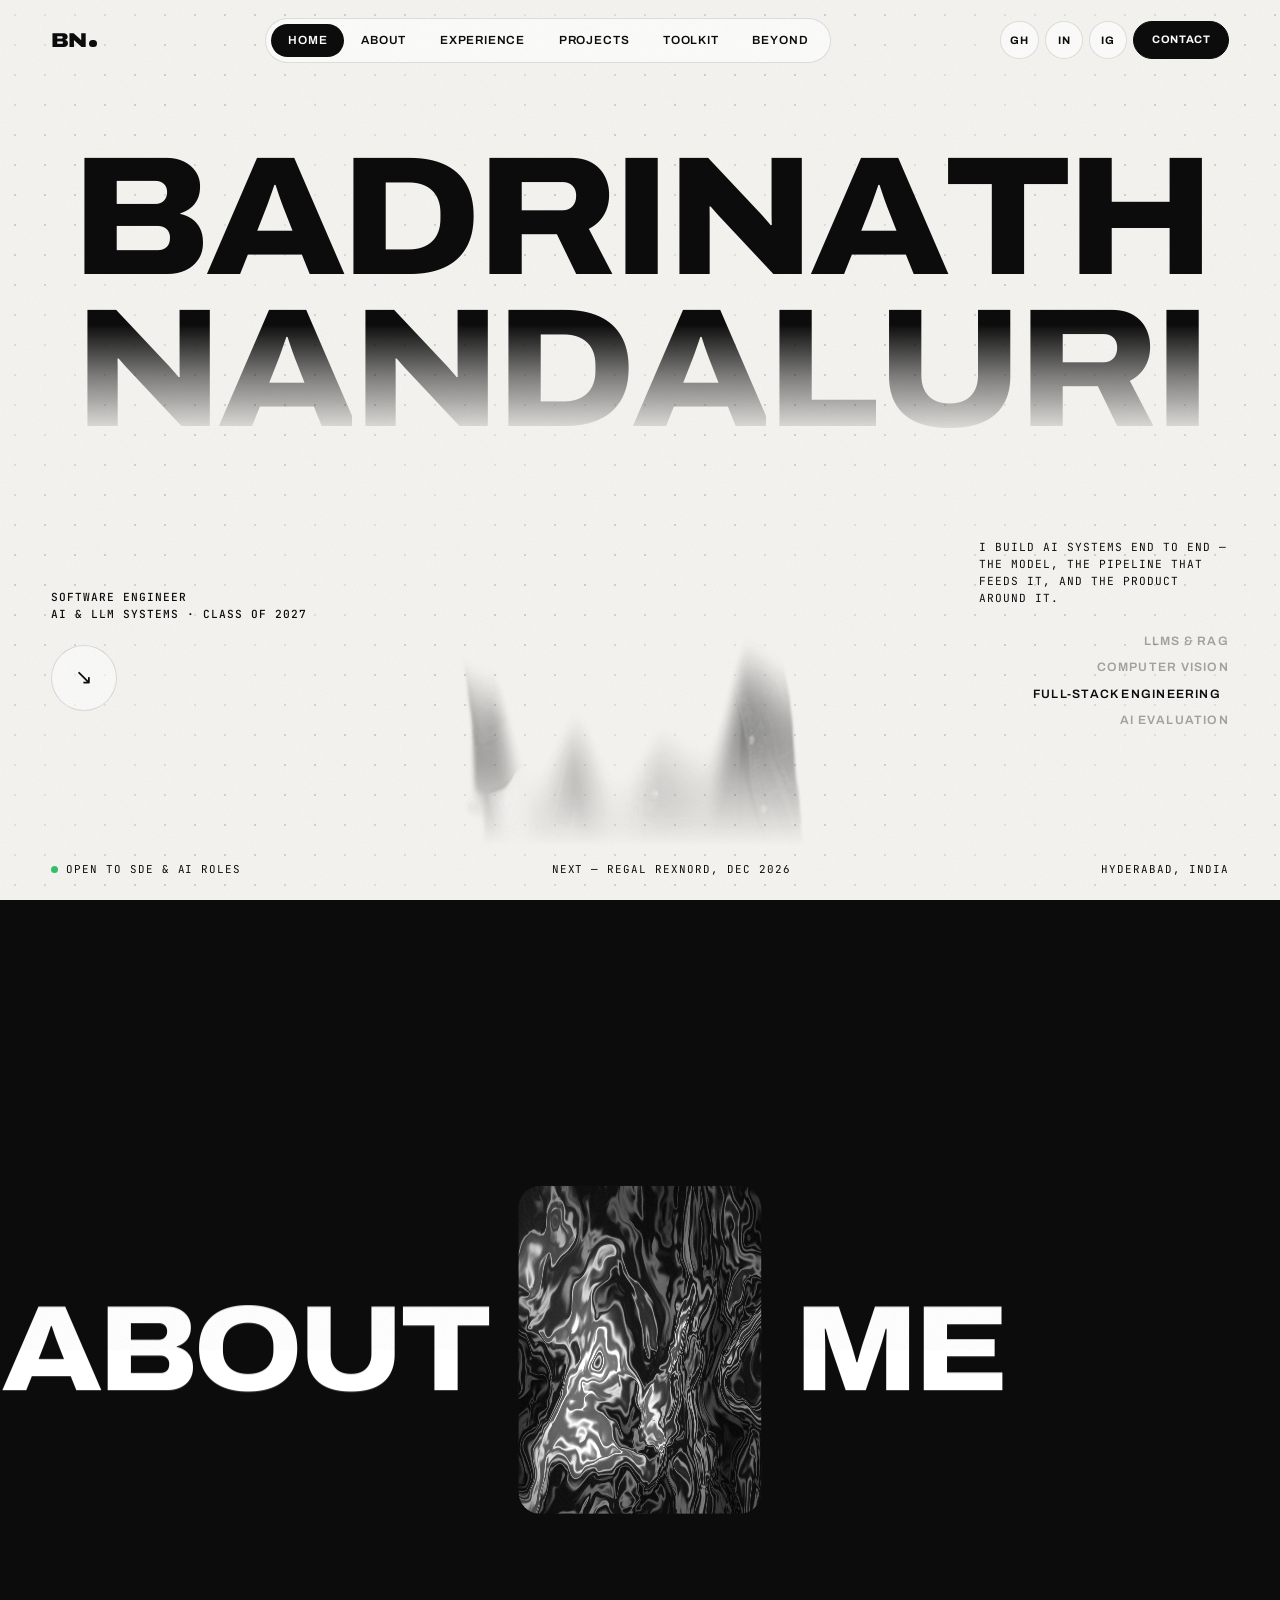
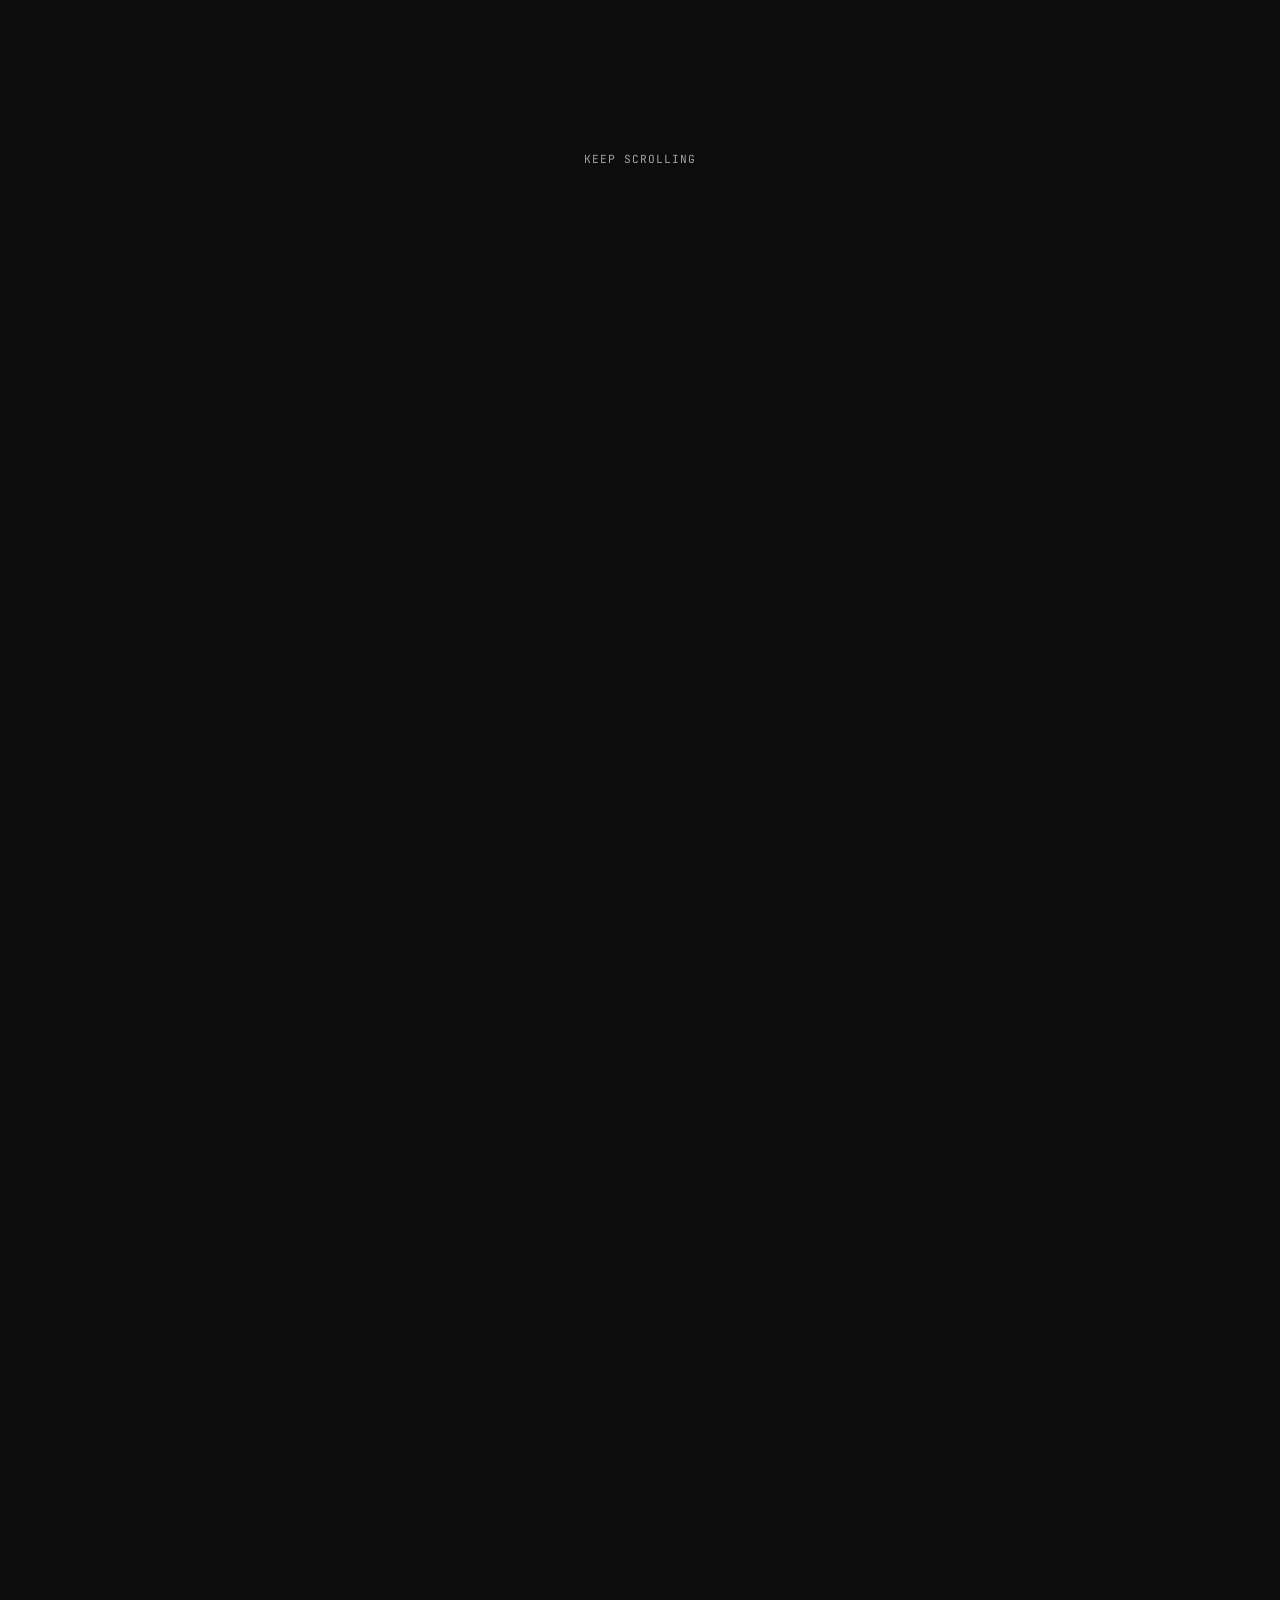
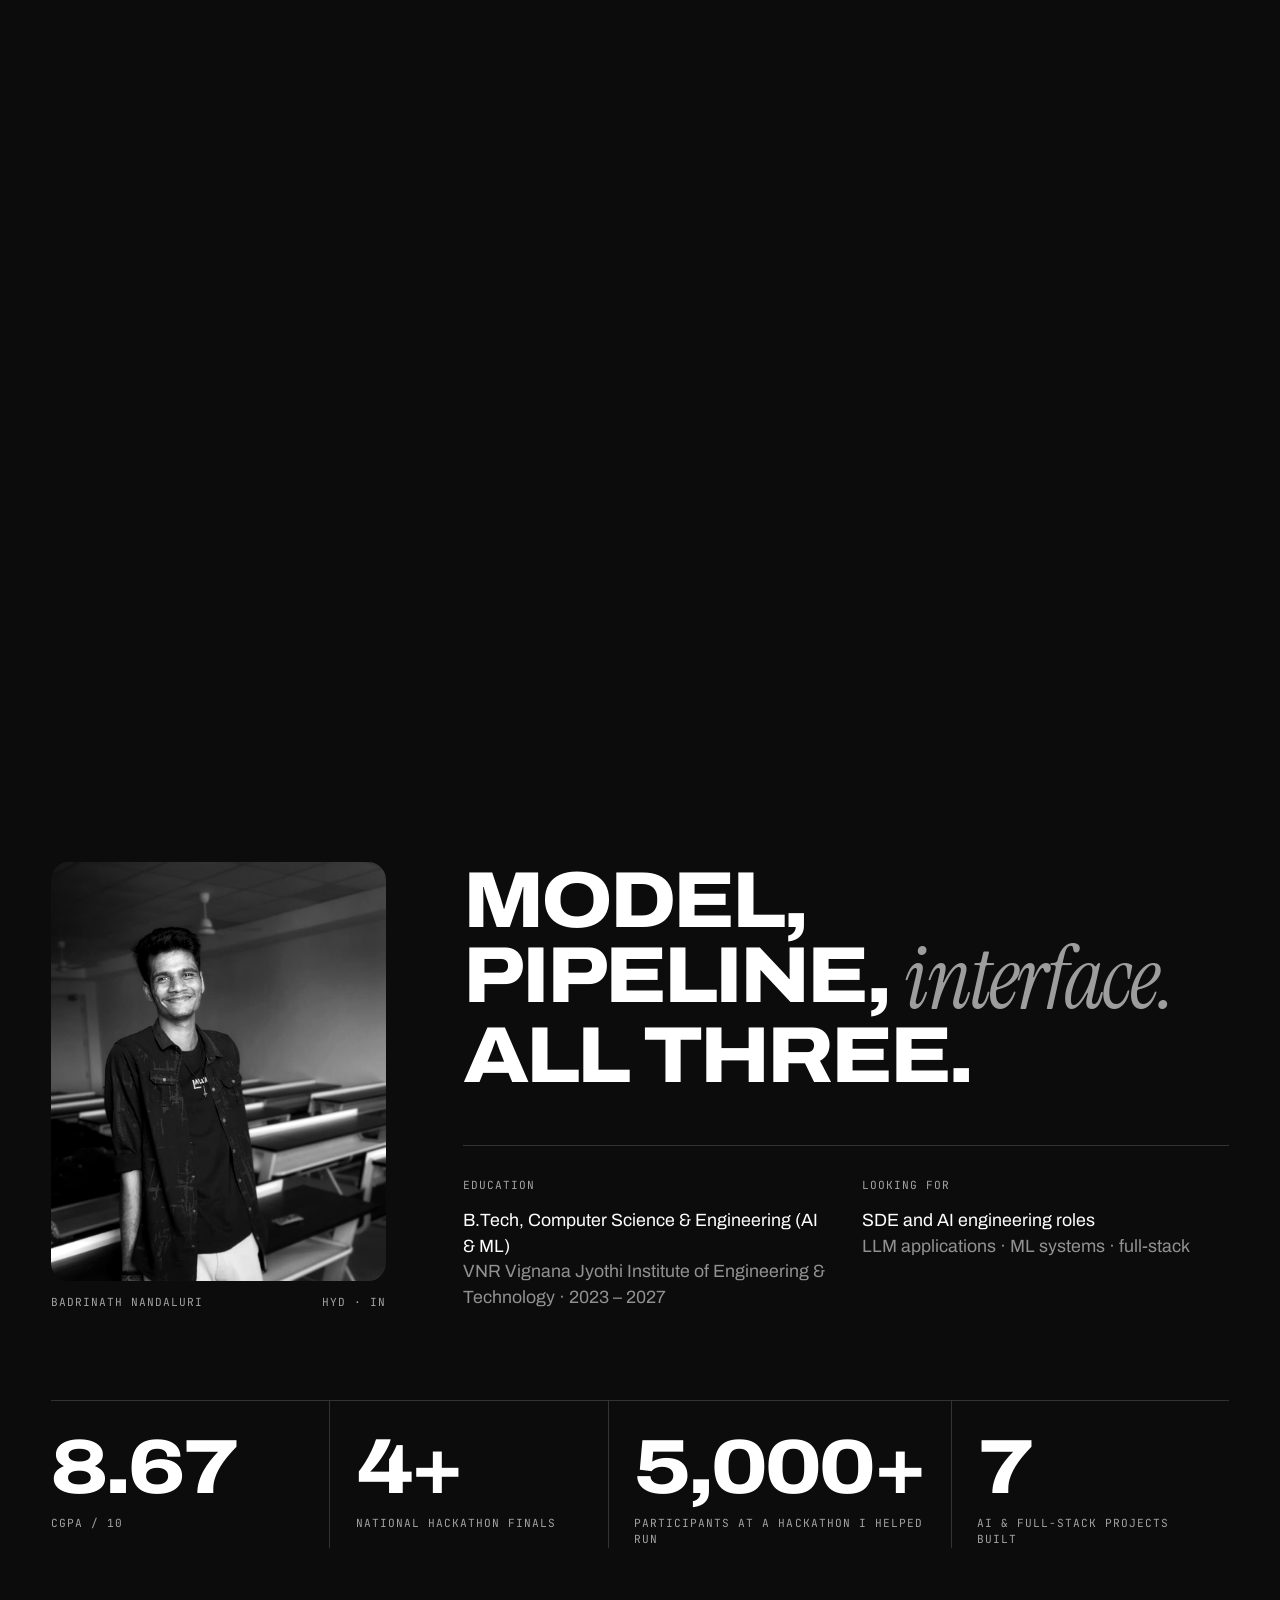
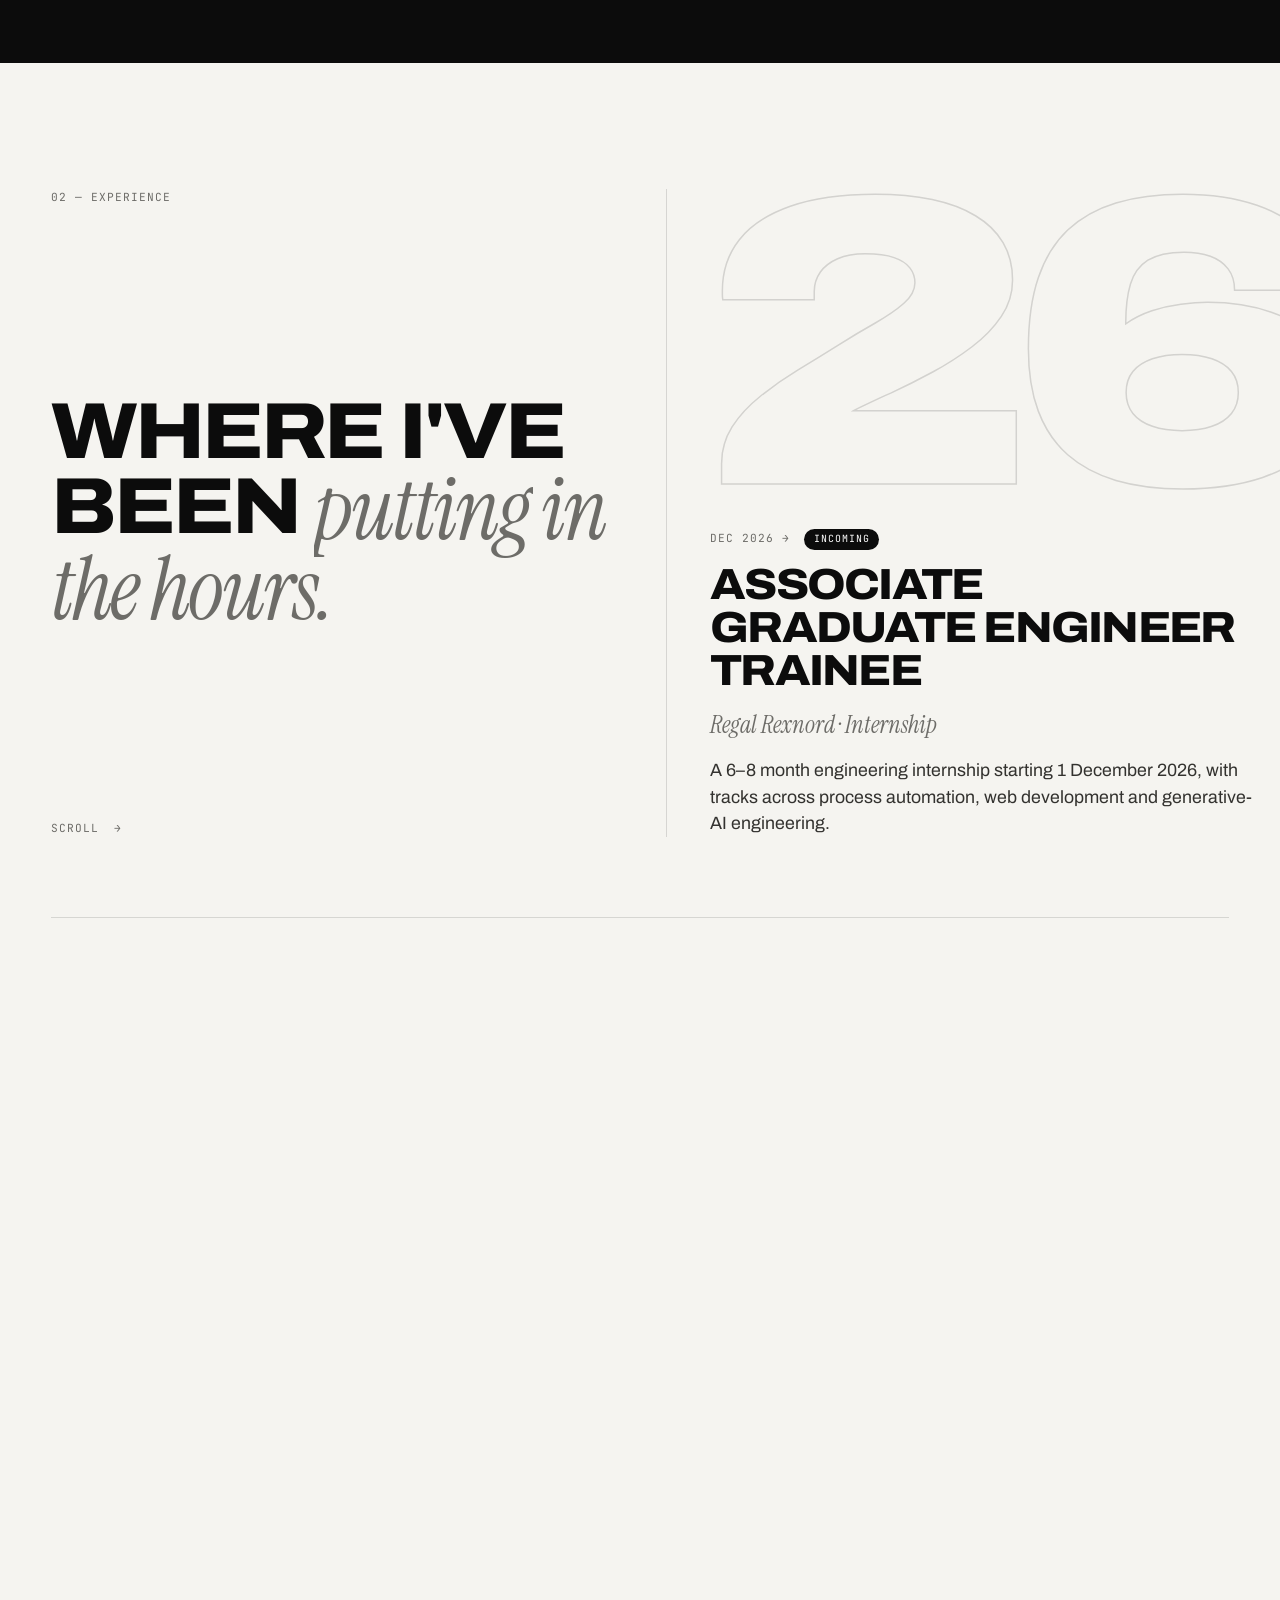
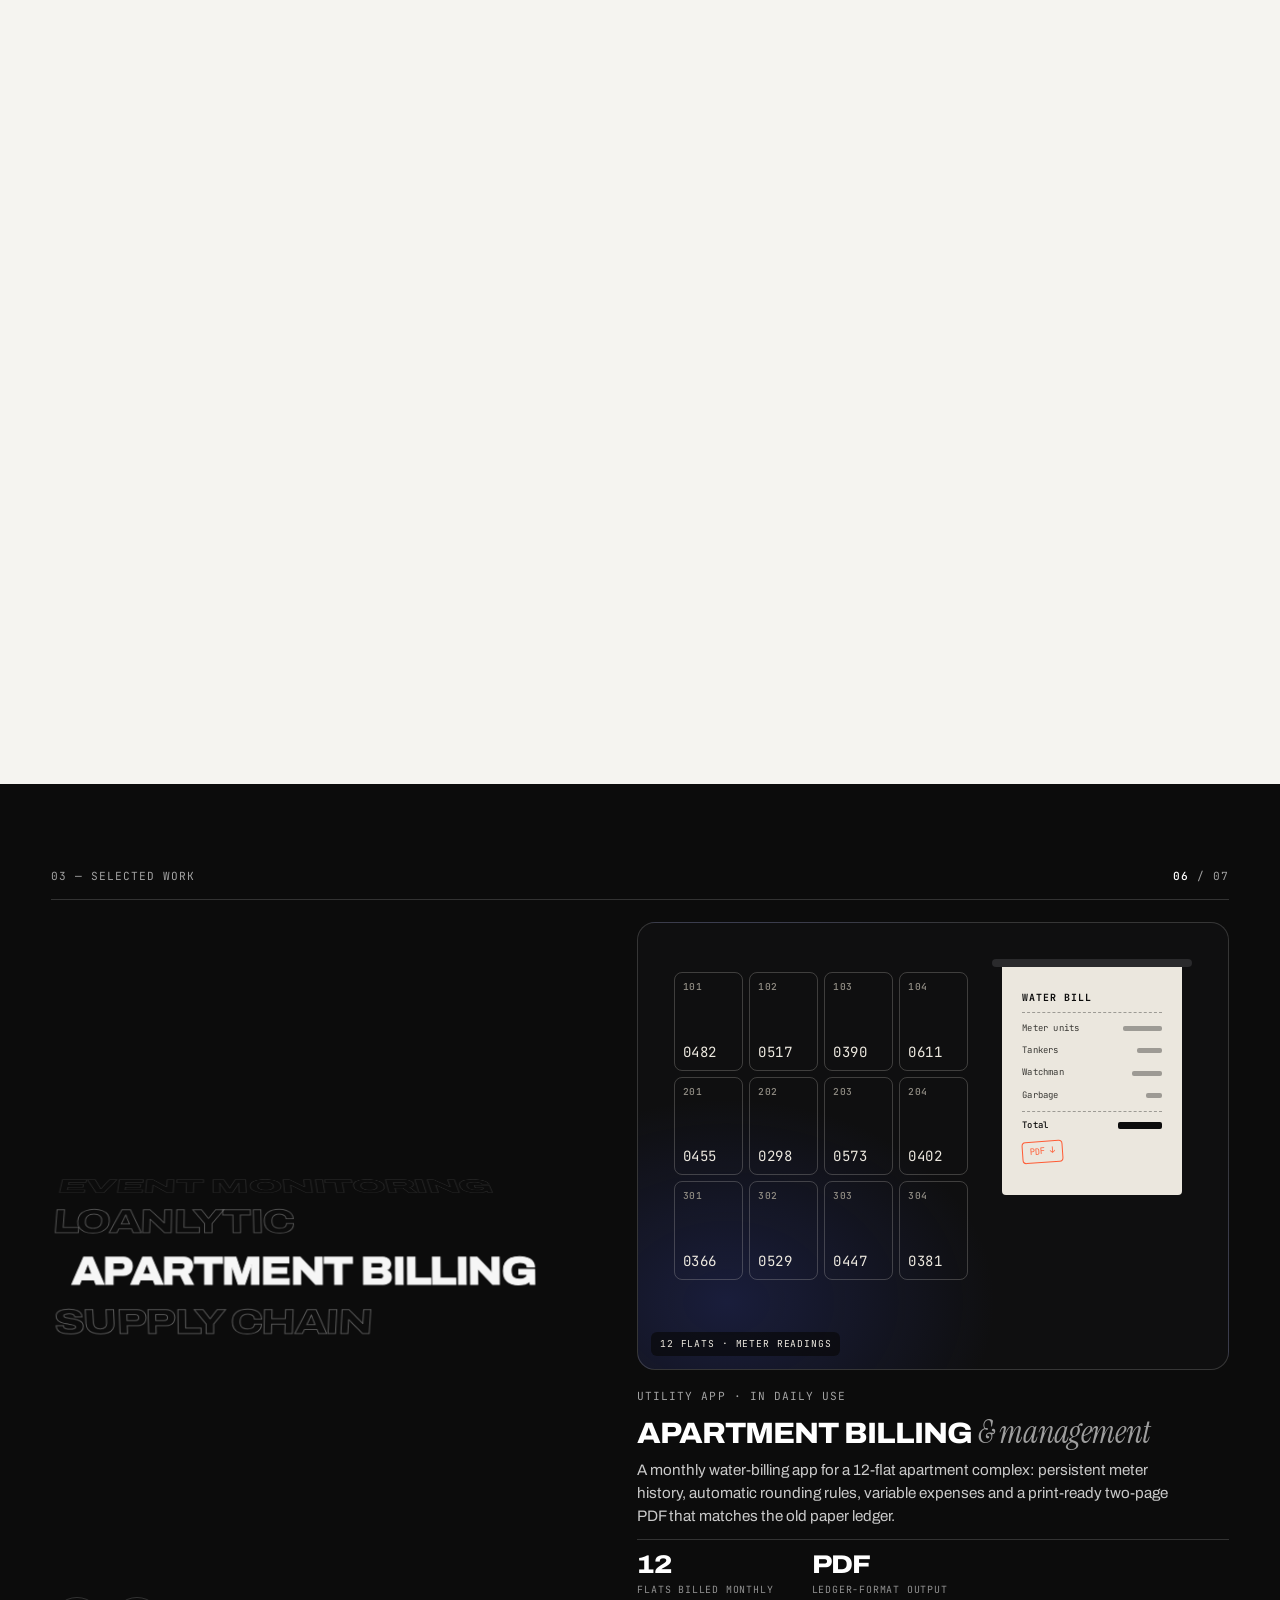
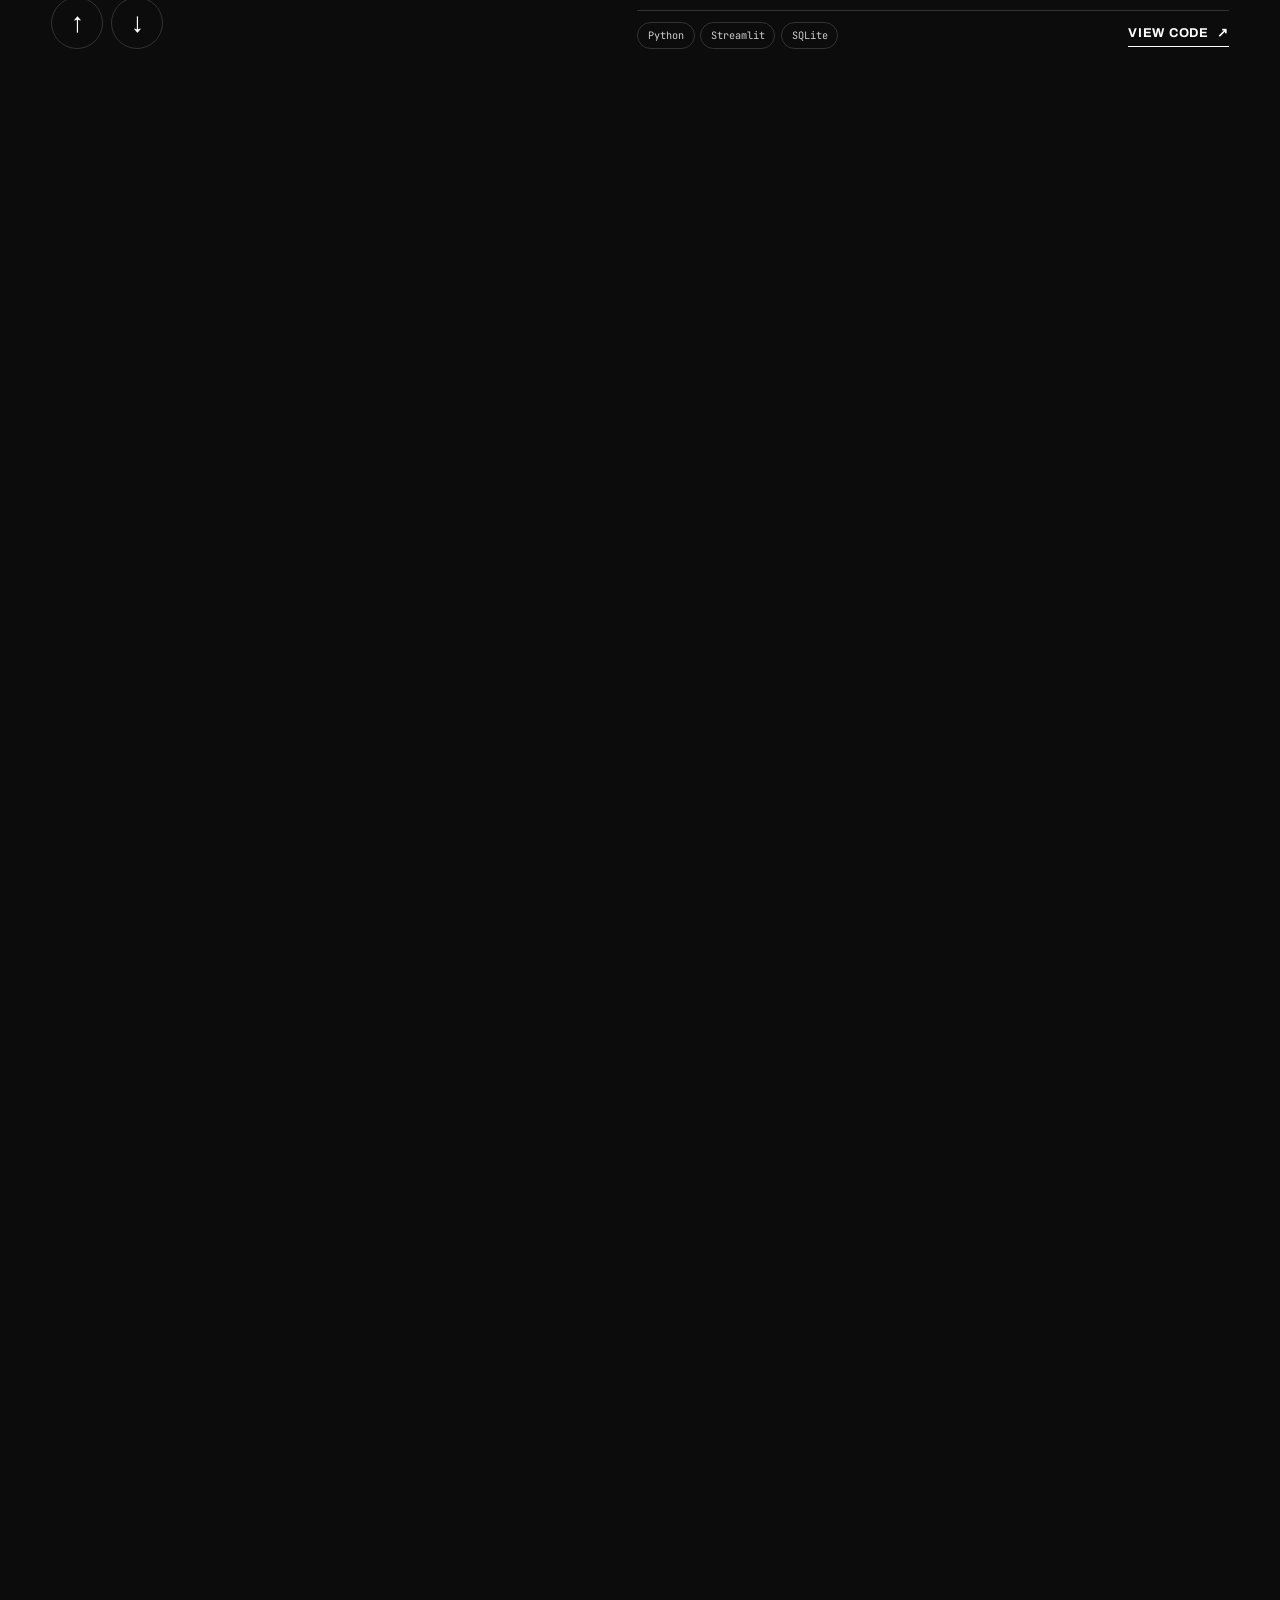
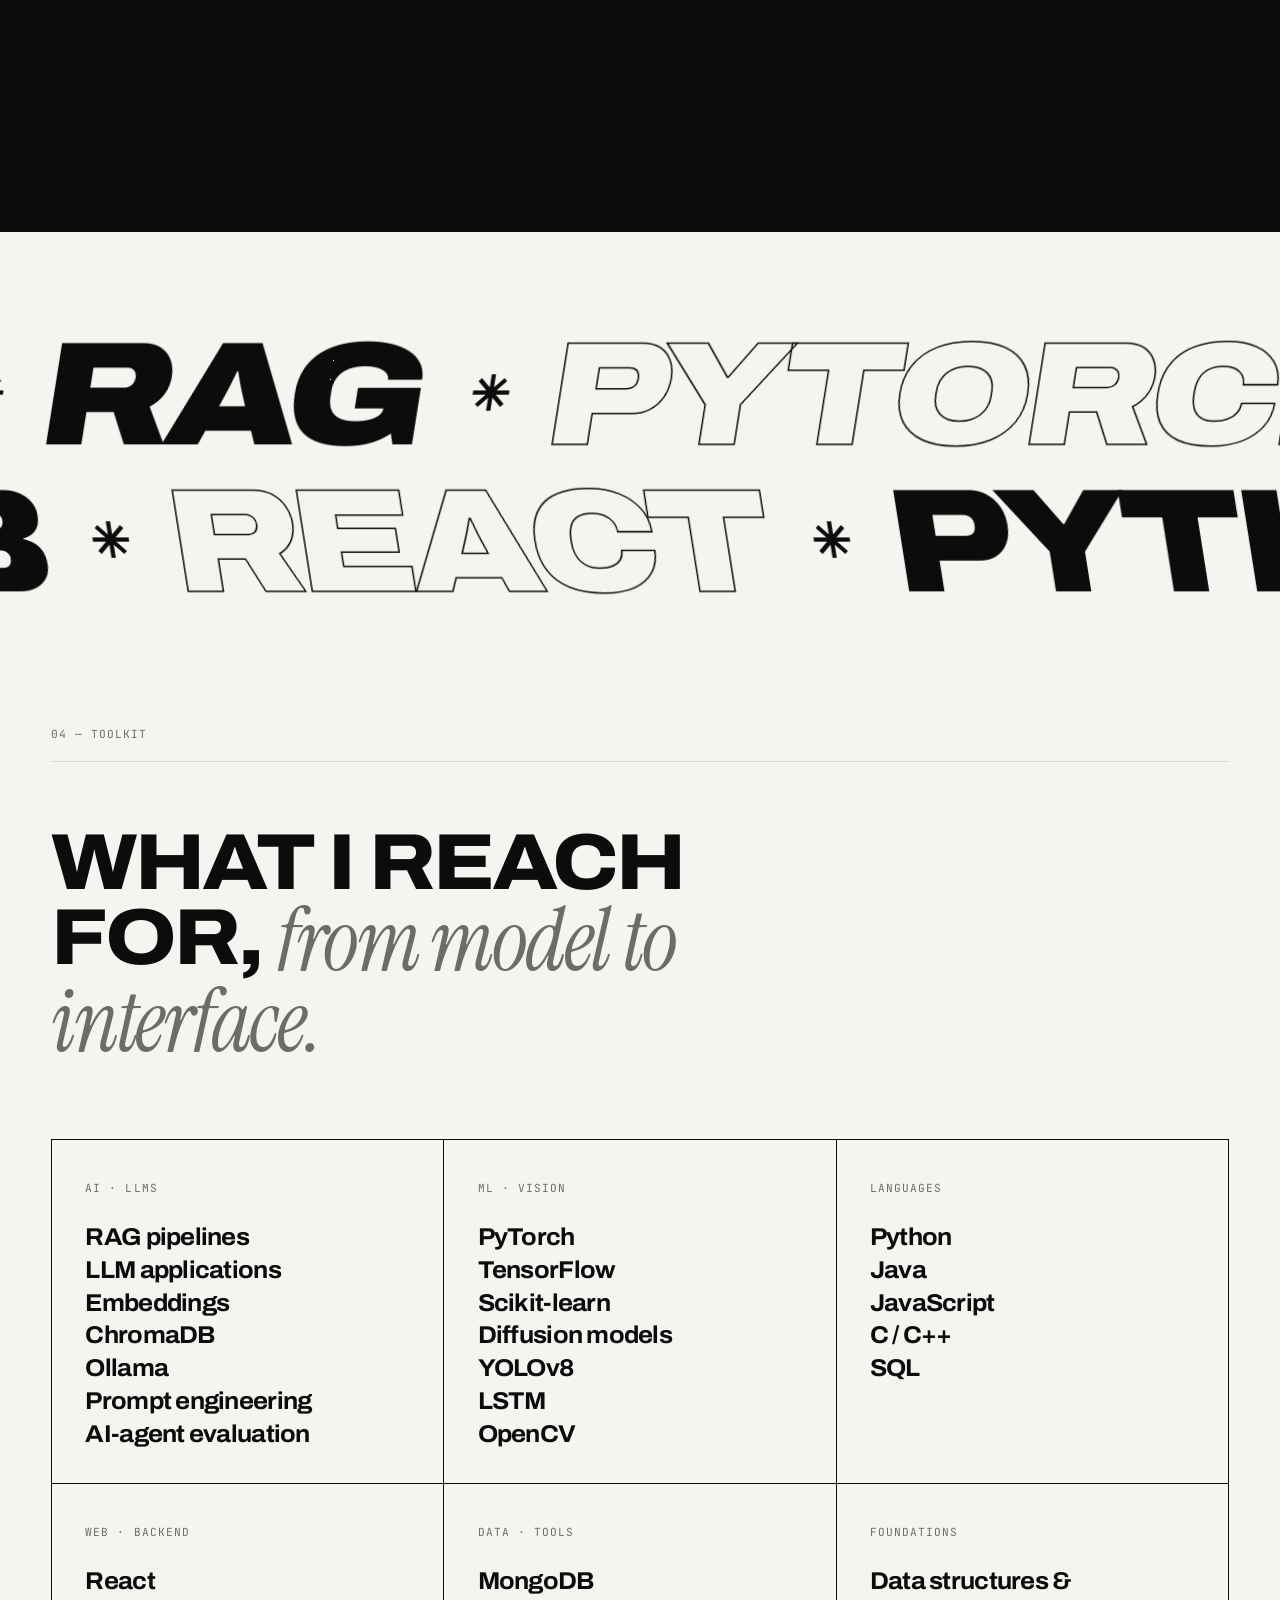
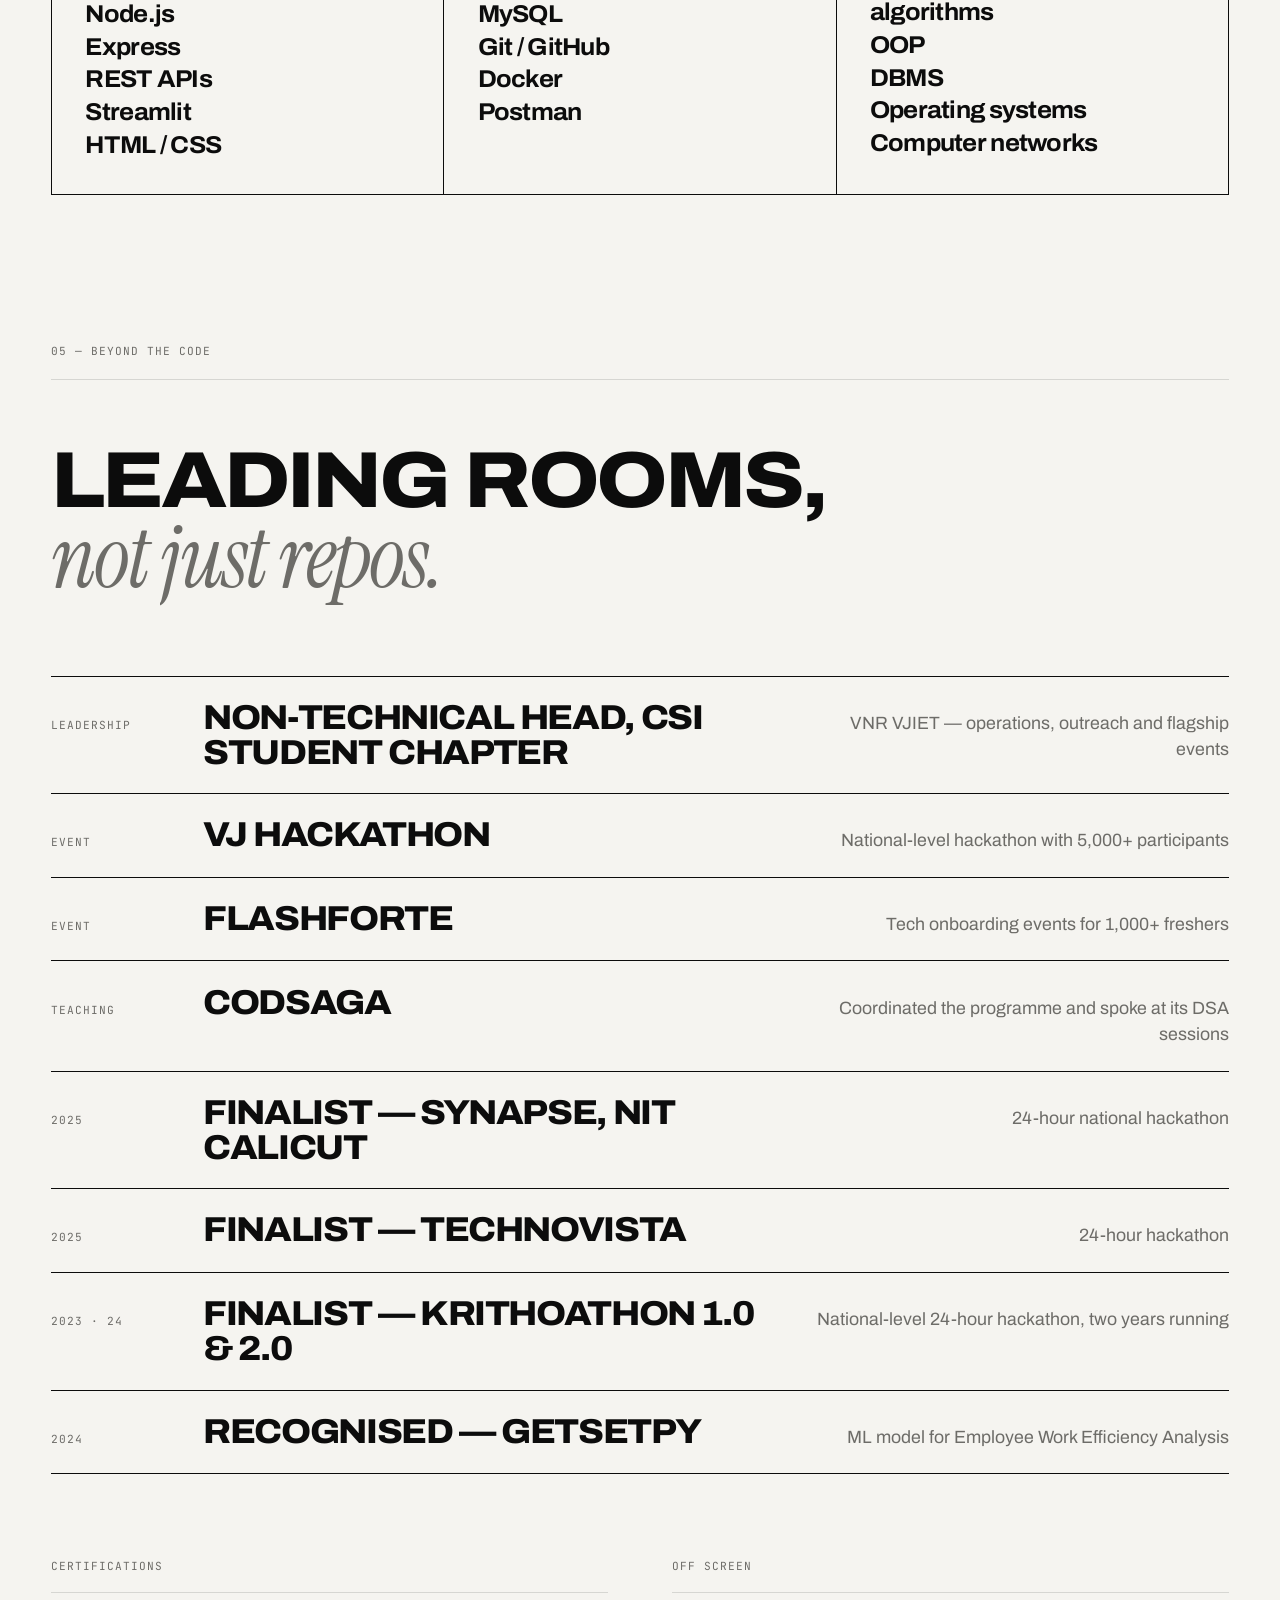
<file: index.html>
<!doctype html>
<html lang="en">
<head>
  <meta charset="utf-8">
  <meta name="viewport" content="width=device-width, initial-scale=1">
  <title>Badrinath Nandaluri — Software Engineer, AI &amp; LLM Systems</title>
  <meta name="description" content="Portfolio of Badrinath Nandaluri — software engineer building AI systems end to end: LLMs and RAG, computer vision, and the full-stack products around them.">
  <meta name="theme-color" content="#f5f4f0">
  <meta property="og:type" content="website">
  <meta property="og:title" content="Badrinath Nandaluri — Software Engineer, AI &amp; LLM Systems">
  <meta property="og:description" content="AI systems built end to end: LLMs and RAG, computer vision, and the full-stack products around them.">
  <link rel="icon" href="assets/favicon.svg" type="image/svg+xml">
  <link rel="preconnect" href="https://fonts.googleapis.com">
  <link rel="preconnect" href="https://fonts.gstatic.com" crossorigin>
  <link href="https://fonts.googleapis.com/css2?family=Archivo:wdth,wght@62..125,300..900&family=Instrument+Serif:ital@0;1&family=JetBrains+Mono:wght@400;500&display=swap" rel="stylesheet">
  <link rel="stylesheet" href="css/style.css">
  <link rel="stylesheet" href="css/_viz.css">
  <link rel="stylesheet" href="css/extras.css">
  <script>document.documentElement.classList.add('js');</script>
</head>
<body>

  <!-- Loader -->
  <div class="loader" aria-hidden="true">
    <div class="loader__orbit" id="orbit"></div>
    <div class="loader__meta"><span>Badrinath Nandaluri</span><span><b id="loaderCount">0</b>%</span></div>
    <i class="loader__panel"></i><i class="loader__panel"></i><i class="loader__panel"></i><i class="loader__panel"></i><i class="loader__panel"></i>
  </div>

  <div class="grain" aria-hidden="true"></div>
  <div class="progress" aria-hidden="true"><i id="progress"></i></div>
  <div class="cursor" aria-hidden="true"><span class="cursor__label"></span></div>

  <!-- Nav -->
  <header class="nav" id="nav">
    <a class="nav__logo" href="#top" aria-label="Back to top">BN<i></i></a>
    <nav class="nav__pill" aria-label="Sections">
      <span class="nav__ind" id="navInd"></span>
      <a href="#top" data-sec="top">Home</a>
      <a href="#about" data-sec="about">About</a>
      <a href="#experience" data-sec="experience">Experience</a>
      <a href="#work" data-sec="work">Projects</a>
      <a href="#skills" data-sec="skills">Toolkit</a>
      <a href="#beyond" data-sec="beyond">Beyond</a>
    </nav>
    <div class="nav__social">
      <a href="https://github.com/badrinathnandaluri" target="_blank" rel="noopener" aria-label="GitHub">GH</a>
      <a href="https://www.linkedin.com/in/badrinath-nandaluri" target="_blank" rel="noopener" aria-label="LinkedIn">IN</a>
      <a href="https://www.instagram.com/badrinath_nandaluri" target="_blank" rel="noopener" aria-label="Instagram">IG</a>
      <a class="nav__cta" href="#contact">Contact</a>
    </div>
  </header>

  <main>

    <!-- ============ HERO ============ -->
    <section class="hero" id="top" data-theme="light">
      <canvas class="hero__dots" id="dots" aria-hidden="true"></canvas>

      <h1 class="hero__title" aria-label="Badrinath Nandaluri">
        <span class="hero__line" data-depth="0.6"><span class="chars">Badrinath</span></span>
        <span class="hero__line hero__line--fade" data-depth="1"><span class="chars">Nandaluri</span></span>
      </h1>

      <div class="hero__portrait" data-depth="-0.8">
        <img src="assets/portrait.png" alt="Portrait of Badrinath Nandaluri" id="portraitImg">
        <canvas id="portraitGl" aria-hidden="true"></canvas>
      </div>

      <div class="hero__title hero__title--ghost" aria-hidden="true">
        <span class="hero__line" data-depth="0.6">&nbsp;</span>
        <span class="hero__line hero__line--stroke" data-depth="1"><span class="chars">Nandaluri</span></span>
      </div>

      <div class="hero__left fade">
        <span class="label">Software Engineer<br>AI &amp; LLM Systems · Class of 2027</span>
        <a class="round" href="#about" aria-label="Scroll to about" data-magnetic><span>↘</span></a>
      </div>

      <div class="hero__right fade">
        <p class="label">I build AI systems end to end — the model, the pipeline that feeds it, and the product around it.</p>
        <ul class="hero__roles" id="roles">
          <li class="on">LLMs &amp; RAG</li>
          <li>Computer Vision</li>
          <li>Full-Stack Engineering</li>
          <li>AI Evaluation</li>
        </ul>
      </div>

      <div class="hero__foot fade">
        <span><i class="live"></i>Open to SDE &amp; AI roles</span>
        <span>Next — Regal Rexnord, Dec 2026</span>
        <span>Hyderabad, India</span>
      </div>
    </section>

    <!-- ============ ABOUT — scroll-expanding stage ============ -->
    <section class="expand" id="about" data-theme="dark">
      <div class="expand__stage">
        <div class="expand__word expand__word--l" aria-hidden="true">About</div>
        <div class="expand__word expand__word--r" aria-hidden="true">Me</div>
        <div class="expand__card" id="expandCard">
          <canvas class="swirl" id="swirlAbout" aria-hidden="true"></canvas>
          <div class="expand__shade"></div>
        </div>
        <div class="expand__content" id="expandContent">
          <span class="label label--inv">01 — About</span>
          <p class="statement" data-scrub>
            I'm a final-year AI &amp; Machine Learning undergraduate at VNR VJIET who likes owning the whole
            problem. I've restored fog-blinded camera feeds with diffusion models, built local-first RAG
            copilots, and shipped the full-stack platforms around them.
          </p>
        </div>
        <span class="expand__hint label label--inv" id="expandHint">Keep scrolling</span>
      </div>
    </section>

    <section class="more" data-theme="dark">
      <div class="more__grid">
        <figure class="more__photo reveal" data-tilt>
          <div class="more__photo-in"><img src="assets/photo.jpg" alt="Badrinath Nandaluri" loading="lazy"></div>
          <figcaption class="label label--inv"><span>Badrinath Nandaluri</span><span>HYD · IN</span></figcaption>
        </figure>
        <div class="more__text">
          <h2 class="h2 h2--inv" data-split>Model, pipeline, <em>interface.</em> All three.</h2>
          <div class="more__cols">
            <div class="reveal">
              <span class="label label--inv">Education</span>
              <p>B.Tech, Computer Science &amp; Engineering (AI &amp; ML)<br><span class="dim">VNR Vignana Jyothi Institute of Engineering &amp; Technology · 2023 – 2027</span></p>
            </div>
            <div class="reveal">
              <span class="label label--inv">Looking for</span>
              <p>SDE and AI engineering roles<br><span class="dim">LLM applications · ML systems · full-stack</span></p>
            </div>
          </div>
        </div>
      </div>
      <ul class="stats">
        <li class="reveal"><strong><span data-count="8.67" data-decimals="2">8.67</span></strong><span class="label label--inv">CGPA / 10</span></li>
        <li class="reveal"><strong><span data-count="4">4</span>+</strong><span class="label label--inv">National hackathon finals</span></li>
        <li class="reveal"><strong><span data-count="5000" data-sep="1">5,000</span>+</strong><span class="label label--inv">Participants at a hackathon I helped run</span></li>
        <li class="reveal"><strong><span data-count="7">7</span></strong><span class="label label--inv">AI &amp; full-stack projects built</span></li>
      </ul>
    </section>

    <!-- ============ EXPERIENCE — horizontal ============ -->
    <section class="hx" id="experience" data-theme="light">
      <div class="hx__stage">
        <div class="hx__track" id="hxTrack">
          <div class="hx__intro">
            <span class="label">02 — Experience</span>
            <h2 class="h2" data-split>Where I've been <em>putting in the hours.</em></h2>
            <span class="label hx__hint">Scroll <b>→</b></span>
          </div>

          <article class="hx__panel">
            <span class="hx__num" aria-hidden="true">26</span>
            <div class="hx__body">
              <div class="hx__when label">Dec 2026 → <span class="pill">Incoming</span></div>
              <h3>Associate Graduate Engineer Trainee</h3>
              <p class="hx__org">Regal Rexnord · Internship</p>
              <p class="hx__desc">A 6–8 month engineering internship starting 1 December 2026, with tracks across process automation, web development and generative-AI engineering.</p>
            </div>
          </article>

          <article class="hx__panel">
            <span class="hx__num" aria-hidden="true">26</span>
            <div class="hx__body">
              <div class="hx__when label">Sep 2026 — Nov 2026</div>
              <h3>Benchmark Engineer</h3>
              <p class="hx__org">Project Dynamo · Handshake AI</p>
              <p class="hx__desc">Worked on specification-driven benchmarks for AI agents — verifier design, hidden-test construction, and tests that separate genuinely robust solutions from ones that lean on reasoning shortcuts and hidden assumptions.</p>
            </div>
          </article>

          <article class="hx__panel">
            <span class="hx__num" aria-hidden="true">25</span>
            <div class="hx__body">
              <div class="hx__when label">Jan 2025 — Jul 2025</div>
              <h3>Software Development Intern</h3>
              <p class="hx__org">GearUp4 E-Learning Platform · VNR VJIET</p>
              <p class="hx__desc">Built an LLM-driven scaffolding pipeline that generates full course hierarchies from an instructor's prompt, alongside the MERN platform beneath it — modular course management, JWT auth with role-based access, and REST APIs for multi-instructor workflows.</p>
            </div>
          </article>

          <article class="hx__panel">
            <span class="hx__num" aria-hidden="true">25</span>
            <div class="hx__body">
              <div class="hx__when label">Jul 2025</div>
              <h3>Camp Coordinator Intern</h3>
              <p class="hx__org">Voice4Girls</p>
              <p class="hx__desc">Ran awareness sessions for 100+ school students and coordinated a team of 10+ volunteers — schedules, materials and feedback loops.</p>
            </div>
          </article>

          <div class="hx__end" aria-hidden="true"><span>Next: the work</span><b>↓</b></div>
        </div>
        <div class="hx__bar" aria-hidden="true"><i id="hxBar"></i></div>
      </div>
    </section>

    <!-- ============ PROJECTS — drum wheel ============ -->
    <section class="works" id="work" data-theme="dark">
      <div class="works__stage">
        <div class="works__head">
          <span class="label label--inv">03 — Selected work</span>
          <span class="label label--inv works__count"><b id="workIdx">01</b> / 07</span>
        </div>

        <div class="wheel" id="wheel" aria-label="Projects">
          <div class="wheel__ring" id="wheelRing">
            <button class="wheel__item" type="button">All-Weather Vision</button>
            <button class="wheel__item" type="button">Echoes in Motion</button>
            <button class="wheel__item" type="button">AI Resume Copilot</button>
            <button class="wheel__item" type="button">Event Monitoring</button>
            <button class="wheel__item" type="button">Loanlytic</button>
            <button class="wheel__item" type="button">Apartment Billing</button>
            <button class="wheel__item" type="button">Supply Chain</button>
          </div>
        </div>

        <div class="pds" id="pds">
          <!-- 01 -->
          <article class="pd on">
            <div class="pd__viz viz card__visual v-weather" aria-hidden="true">
              <div class="v-weather__scene">
                <i class="sun"></i>
                <i class="bld b1"></i><i class="bld b2"></i><i class="bld b3"></i><i class="bld b4"></i>
                <i class="road"></i>
                <i class="car c1"></i><i class="car c2"></i><i class="person"></i>
              </div>
              <div class="v-weather__boxes">
                <b class="box bx1"><span>car 0.94</span></b>
                <b class="box bx2"><span>car 0.89</span></b>
                <b class="box bx3"><span>person 0.91</span></b>
              </div>
              <div class="v-weather__fog"></div>
              <div class="v-weather__bar"></div>
              <span class="v-label v-label--l mono">Input · fog</span>
              <span class="v-label v-label--r mono">Restored + detected</span>
            </div>
            <div class="pd__body">
              <span class="label label--inv">Computer vision · Diffusion</span>
              <h3>All-Weather Image Enhancement <em>&amp; Object Detection</em></h3>
              <p>Fog and rain blind surveillance detectors. This pipeline restores the frame first — latent diffusion with scale-wise distillation and patch-level refinement — then hands it to YOLOv8, fast enough to run live.</p>
              <dl><div><dt>22.75<small>dB</small></dt><dd>PSNR · RESIDE-6K</dd></div><div><dt>0.832</dt><dd>SSIM</dd></div><div><dt>22.3<small>ms</small></dt><dd>P95 latency</dd></div></dl>
              <div class="pd__foot"><ul class="chips"><li>PyTorch</li><li>Latent Diffusion</li><li>YOLOv8</li><li>OpenCV</li><li>Streamlit</li></ul>
                <a class="link" href="https://github.com/badrinathnandaluri/All_Weather_Image_Enhancement_and_Object-Detection" target="_blank" rel="noopener" data-cursor="Open">View code <span>↗</span></a></div>
            </div>
          </article>

          <!-- 02 -->
          <article class="pd">
            <div class="pd__viz viz card__visual v-echo" aria-hidden="true">
              <div class="v-echo__film"><i></i><i></i><i></i><i></i><i></i><i></i><i></i><i></i><i></i><i></i><i></i><i></i></div>
              <ol class="v-echo__pipe mono"><li><b>Director</b><span>Gemini</span></li><li><b>Illustrator</b><span>SD3</span></li><li><b>Voice</b><span>PlayHT</span></li><li><b>Editor</b><span>FFmpeg</span></li></ol>
              <div class="v-echo__wave"><i></i><i></i><i></i><i></i><i></i><i></i><i></i><i></i><i></i><i></i><i></i><i></i><i></i><i></i><i></i><i></i><i></i><i></i><i></i><i></i><i></i><i></i><i></i><i></i><i></i><i></i><i></i><i></i></div>
            </div>
            <div class="pd__body">
              <span class="label label--inv">Generative AI · Orchestration</span>
              <h3>Echoes in Motion <em>— folk tales, animated</em></h3>
              <p>Type in a regional folk story and get back a narrated, animated short film. A Node.js orchestration engine chains four specialised models — a director, an illustrator, a voice actor and an editor — into one automated pipeline.</p>
              <dl><div><dt>4</dt><dd>Chained AI stages</dd></div><div><dt>Text → film</dt><dd>Fully automated</dd></div></dl>
              <div class="pd__foot"><ul class="chips"><li>Gemini API</li><li>Stability AI</li><li>PlayHT</li><li>FFmpeg</li><li>MERN</li></ul>
                <a class="link" href="https://github.com/badrinathnandaluri/echoesinmotion" target="_blank" rel="noopener" data-cursor="Open">View code <span>↗</span></a></div>
            </div>
          </article>

          <!-- 03 -->
          <article class="pd">
            <div class="pd__viz viz card__visual v-rag" aria-hidden="true">
              <svg class="v-rag__space" viewBox="0 0 400 400" preserveAspectRatio="xMidYMid slice">
                <g class="links"><line x1="200" y1="200" x2="92" y2="118"/><line x1="200" y1="200" x2="310" y2="96"/><line x1="200" y1="200" x2="322" y2="262"/><line x1="200" y1="200" x2="120" y2="296"/><line x1="200" y1="200" x2="232" y2="336"/></g>
                <g class="pts"><circle cx="92" cy="118" r="5"/><circle cx="310" cy="96" r="5"/><circle cx="322" cy="262" r="5"/><circle cx="120" cy="296" r="5"/><circle cx="232" cy="336" r="5"/></g>
                <g class="far"><circle cx="48" cy="210" r="3"/><circle cx="356" cy="170" r="3"/><circle cx="170" cy="52" r="3"/><circle cx="262" cy="42" r="3"/><circle cx="60" cy="346" r="3"/><circle cx="348" cy="348" r="3"/><circle cx="30" cy="70" r="3"/><circle cx="376" cy="40" r="3"/><circle cx="150" cy="372" r="3"/></g>
                <circle class="ring-bg" cx="200" cy="200" r="62"/><circle class="ring" cx="200" cy="200" r="62" pathLength="100"/>
              </svg>
              <div class="v-rag__score"><strong>87</strong><span class="mono">Sample score</span></div>
              <span class="v-tag mono" style="left:9%;top:21%">python ✓</span>
              <span class="v-tag mono" style="right:7%;top:16%">pytorch ✓</span>
              <span class="v-tag mono" style="right:5%;top:68%">rag ✓</span>
              <span class="v-tag v-tag--miss mono" style="left:10%;top:76%">kubernetes ✕</span>
            </div>
            <div class="pd__body">
              <span class="label label--inv">LLMs · RAG</span>
              <h3>AI Resume Copilot <em>— private by design</em></h3>
              <p>A local-first RAG copilot that scores a résumé against a job description and runs mock interviews. The LLM only extracts and normalises skills; the ATS score itself is deterministic set maths, so it can't be hallucinated — and nothing leaves the machine.</p>
              <dl><div><dt>100<small>%</small></dt><dd>Local inference</dd></div><div><dt>0</dt><dd>Cloud API calls</dd></div></dl>
              <div class="pd__foot"><ul class="chips"><li>Ollama</li><li>ChromaDB</li><li>RAG</li><li>Embeddings</li><li>Streamlit</li></ul>
                <a class="link" href="https://github.com/badrinathnandaluri/ai-resume-copilot" target="_blank" rel="noopener" data-cursor="Open">View code <span>↗</span></a></div>
            </div>
          </article>

          <!-- 04 -->
          <article class="pd">
            <div class="pd__viz viz card__visual v-cctv" aria-hidden="true">
              <div class="v-cctv__grid">
                <div class="cam"><span class="mono">CAM 01</span></div>
                <div class="cam cam--alert"><span class="mono">CAM 02</span><b><span>smoke 0.91</span></b></div>
                <div class="cam"><span class="mono">CAM 03</span></div>
                <div class="cam"><span class="mono">CAM 04</span><b class="ok"><span>crowd · normal</span></b></div>
              </div>
              <div class="v-cctv__bar mono"><span><i class="rec"></i>LIVE</span><span>4 streams</span></div>
            </div>
            <div class="pd__body">
              <span class="label label--inv">Real-time vision · Temporal models</span>
              <h3>AI Event Monitoring <em>Dashboard</em></h3>
              <p>A real-time safety layer for CCTV: YOLOv8 spots fire, smoke, crowd surges and people who have collapsed, while an LSTM reads the sequence over time to cut false alarms. Operators get alerts, timeline playback and acknowledgement in one UI.</p>
              <dl><div><dt>&lt;40<small>ms</small></dt><dd>Per frame, on GPU</dd></div><div><dt>4</dt><dd>Event classes</dd></div></dl>
              <div class="pd__foot"><ul class="chips"><li>YOLOv8</li><li>LSTM</li><li>MediaPipe</li><li>OpenCV</li><li>React</li><li>Node.js</li></ul>
                <a class="link" href="https://github.com/badrinathnandaluri/AI_Event_Monitoring_Dashboard" target="_blank" rel="noopener" data-cursor="Open">View code <span>↗</span></a></div>
            </div>
          </article>

          <!-- 05 -->
          <article class="pd">
            <div class="pd__viz viz v-loan" aria-hidden="true">
              <div class="v-loan__doc">
                <b>LOAN APPLICATION</b>
                <i style="--w:82%"></i><i style="--w:64%"></i><i class="hit" style="--w:74%"></i><i style="--w:56%"></i>
                <i class="hit" style="--w:70%"></i><i style="--w:88%"></i><i style="--w:48%"></i><i class="hit" style="--w:66%"></i>
                <span class="v-loan__scan"></span>
              </div>
              <div class="v-loan__panel">
                <svg class="v-loan__gauge" viewBox="0 0 200 136">
                  <path class="track" d="M20 102 A80 80 0 0 1 180 102"/>
                  <path class="fill" d="M20 102 A80 80 0 0 1 180 102" pathLength="100"/>
                  <line class="needle" x1="100" y1="102" x2="100" y2="38"/>
                  <circle cx="100" cy="102" r="6"/>
                  <text x="100" y="132">LOW RISK</text>
                </svg>
                <ul class="v-loan__bars mono">
                  <li style="--v:.86;--k:0"><span>income / debt</span><i></i></li>
                  <li style="--v:.64;--k:1"><span>repayment history</span><i></i></li>
                  <li style="--v:.41;--k:2"><span>credit age</span><i></i></li>
                </ul>
              </div>
              <span class="v-label v-label--l mono">OCR · extract</span>
              <span class="v-label v-label--r mono">XGBoost · score</span>
            </div>
            <div class="pd__body">
              <span class="label label--inv">ML · Fintech</span>
              <h3>Loanlytic <em>— loan-risk analytics</em></h3>
              <p>A loan-risk platform with OCR document extraction, tree-based and XGBoost classifiers, conservative business-rule overlays, and a dashboard that surfaces feature importance for the person reviewing the case.</p>
              <dl><div><dt>1,000<small>+</small></dt><dd>Records processed</dd></div><div><dt>OCR → score</dt><dd>End to end</dd></div></dl>
              <div class="pd__foot"><ul class="chips"><li>Scikit-learn</li><li>XGBoost</li><li>Tesseract OCR</li><li>OpenCV</li><li>MERN</li></ul></div>
            </div>
          </article>

          <!-- 06 -->
          <article class="pd">
            <div class="pd__viz viz v-bill" aria-hidden="true">
              <div class="v-bill__grid mono">
                <div style="--k:0"><b>101</b><span>0482</span></div><div style="--k:1"><b>102</b><span>0517</span></div>
                <div style="--k:2"><b>103</b><span>0390</span></div><div style="--k:3"><b>104</b><span>0611</span></div>
                <div style="--k:4"><b>201</b><span>0455</span></div><div style="--k:5"><b>202</b><span>0298</span></div>
                <div style="--k:6"><b>203</b><span>0573</span></div><div style="--k:7"><b>204</b><span>0402</span></div>
                <div style="--k:8"><b>301</b><span>0366</span></div><div style="--k:9"><b>302</b><span>0529</span></div>
                <div style="--k:10"><b>303</b><span>0447</span></div><div style="--k:11"><b>304</b><span>0381</span></div>
              </div>
              <div class="v-bill__printer">
                <i class="v-bill__slot"></i>
                <div class="v-bill__paper mono">
                  <b>Water bill</b>
                  <p><span>Meter units</span><i style="--w:70%"></i></p>
                  <p><span>Tankers</span><i style="--w:45%"></i></p>
                  <p><span>Watchman</span><i style="--w:55%"></i></p>
                  <p><span>Garbage</span><i style="--w:30%"></i></p>
                  <p class="tot"><span>Total</span><i style="--w:80%"></i></p>
                  <em>PDF ↓</em>
                </div>
              </div>
              <span class="v-label v-label--l mono">12 flats · meter readings</span>
            </div>
            <div class="pd__body">
              <span class="label label--inv">Utility app · In daily use</span>
              <h3>Apartment Billing <em>&amp; management</em></h3>
              <p>A monthly water-billing app for a 12-flat apartment complex: persistent meter history, automatic rounding rules, variable expenses and a print-ready two-page PDF that matches the old paper ledger.</p>
              <dl><div><dt>12</dt><dd>Flats billed monthly</dd></div><div><dt>PDF</dt><dd>Ledger-format output</dd></div></dl>
              <div class="pd__foot"><ul class="chips"><li>Python</li><li>Streamlit</li><li>SQLite</li></ul>
                <a class="link" href="https://github.com/badrinathnandaluri/apartment-billing-app" target="_blank" rel="noopener" data-cursor="Open">View code <span>↗</span></a></div>
            </div>
          </article>

          <!-- 07 -->
          <article class="pd">
            <div class="pd__viz viz v-sup" aria-hidden="true">
              <div class="v-sup__flow mono">
                <span class="v-sup__node">Supplier</span>
                <span class="v-sup__node">Warehouse</span>
                <span class="v-sup__node">Orders</span>
                <i class="v-sup__pkt"></i><i class="v-sup__pkt"></i><i class="v-sup__pkt"></i>
              </div>
              <div class="v-sup__stock">
                <i style="--h:72%"></i><i style="--h:58%"></i><i class="low"></i><i style="--h:84%"></i><i style="--h:63%"></i><i style="--h:77%"></i>
                <span class="v-sup__line mono"><b>reorder point</b></span>
                <span class="v-sup__alert mono">↻ reorder</span>
              </div>
            </div>
            <div class="pd__body">
              <span class="label label--inv">Systems · Databases</span>
              <h3>Supply Chain <em>Management System</em></h3>
              <p>Inventory, supplier and order modules on a normalised schema with transactional order flows, reorder-point and lead-time reports, and role-based access for warehouse and procurement users.</p>
              <dl><div><dt>3</dt><dd>Core modules</dd></div><div><dt>Auto</dt><dd>Reorder alerts</dd></div></dl>
              <div class="pd__foot"><ul class="chips"><li>Java</li><li>JDBC</li><li>MySQL</li></ul></div>
            </div>
          </article>
        </div>

        <div class="works__nav">
          <button type="button" id="workPrev" aria-label="Previous project" data-magnetic>↑</button>
          <button type="button" id="workNext" aria-label="Next project" data-magnetic>↓</button>
        </div>
      </div>
    </section>

    <!-- ============ TOOLKIT ============ -->
    <section class="skills" id="skills" data-theme="light">
      <div class="band" aria-hidden="true">
        <div class="band__row" data-dir="-1"><div><span>RAG</span><i>✳</i><span class="o">PyTorch</span><i>✳</i><span>LLMs</span><i>✳</i><span class="o">Diffusion</span><i>✳</i><span>YOLOv8</span><i>✳</i><span class="o">Embeddings</span><i>✳</i><span>RAG</span><i>✳</i><span class="o">PyTorch</span><i>✳</i><span>LLMs</span><i>✳</i><span class="o">Diffusion</span><i>✳</i><span>YOLOv8</span><i>✳</i><span class="o">Embeddings</span><i>✳</i></div></div>
        <div class="band__row" data-dir="1"><div><span class="o">React</span><i>✳</i><span>Python</span><i>✳</i><span class="o">Node.js</span><i>✳</i><span>OpenCV</span><i>✳</i><span class="o">Docker</span><i>✳</i><span>MongoDB</span><i>✳</i><span class="o">React</span><i>✳</i><span>Python</span><i>✳</i><span class="o">Node.js</span><i>✳</i><span>OpenCV</span><i>✳</i><span class="o">Docker</span><i>✳</i><span>MongoDB</span><i>✳</i></div></div>
      </div>

      <div class="wrap">
        <div class="sec-head"><span class="label">04 — Toolkit</span></div>
        <h2 class="h2" data-split>What I reach for, <em>from model to interface.</em></h2>
        <div class="grid6">
          <div class="cell reveal"><span class="label">AI · LLMs</span><ul><li>RAG pipelines</li><li>LLM applications</li><li>Embeddings</li><li>ChromaDB</li><li>Ollama</li><li>Prompt engineering</li><li>AI-agent evaluation</li></ul></div>
          <div class="cell reveal"><span class="label">ML · Vision</span><ul><li>PyTorch</li><li>TensorFlow</li><li>Scikit-learn</li><li>Diffusion models</li><li>YOLOv8</li><li>LSTM</li><li>OpenCV</li></ul></div>
          <div class="cell reveal"><span class="label">Languages</span><ul><li>Python</li><li>Java</li><li>JavaScript</li><li>C / C++</li><li>SQL</li></ul></div>
          <div class="cell reveal"><span class="label">Web · Backend</span><ul><li>React</li><li>Node.js</li><li>Express</li><li>REST APIs</li><li>Streamlit</li><li>HTML / CSS</li></ul></div>
          <div class="cell reveal"><span class="label">Data · Tools</span><ul><li>MongoDB</li><li>MySQL</li><li>Git / GitHub</li><li>Docker</li><li>Postman</li></ul></div>
          <div class="cell reveal"><span class="label">Foundations</span><ul><li>Data structures &amp; algorithms</li><li>OOP</li><li>DBMS</li><li>Operating systems</li><li>Computer networks</li></ul></div>
        </div>
      </div>
    </section>

    <!-- ============ BEYOND ============ -->
    <section class="beyond" id="beyond" data-theme="light">
      <div class="wrap">
        <div class="sec-head"><span class="label">05 — Beyond the code</span></div>
        <h2 class="h2" data-split>Leading rooms, <em>not just repos.</em></h2>

        <ul class="rows">
          <li class="row reveal"><span class="row__k label">Leadership</span><span class="row__t">Non-Technical Head, CSI Student Chapter</span><span class="row__d">VNR VJIET — operations, outreach and flagship events</span></li>
          <li class="row reveal"><span class="row__k label">Event</span><span class="row__t">VJ Hackathon</span><span class="row__d">National-level hackathon with 5,000+ participants</span></li>
          <li class="row reveal"><span class="row__k label">Event</span><span class="row__t">Flashforte</span><span class="row__d">Tech onboarding events for 1,000+ freshers</span></li>
          <li class="row reveal"><span class="row__k label">Teaching</span><span class="row__t">CoDSAga</span><span class="row__d">Coordinated the programme and spoke at its DSA sessions</span></li>
          <li class="row reveal"><span class="row__k label">2025</span><span class="row__t">Finalist — Synapse, NIT Calicut</span><span class="row__d">24-hour national hackathon</span></li>
          <li class="row reveal"><span class="row__k label">2025</span><span class="row__t">Finalist — Technovista</span><span class="row__d">24-hour hackathon</span></li>
          <li class="row reveal"><span class="row__k label">2023 · 24</span><span class="row__t">Finalist — Krithoathon 1.0 &amp; 2.0</span><span class="row__d">National-level 24-hour hackathon, two years running</span></li>
          <li class="row reveal"><span class="row__k label">2024</span><span class="row__t">Recognised — GETSETPY</span><span class="row__d">ML model for Employee Work Efficiency Analysis</span></li>
        </ul>

        <div class="trio">
          <div class="reveal"><span class="label">Certifications</span><ul><li>Smart Coder — Smart Interviews</li><li>Machine Learning Model Development</li><li>Distributed Version Control with Git</li><li>Product Design &amp; Wireframing with Figma</li><li>Django Web Development</li></ul></div>
          <div class="reveal"><span class="label">Off screen</span><ul><li>Volleyball — 25+ tournaments for the college team</li><li>NSS volunteer — blood drives and awareness campaigns</li></ul></div>
        </div>
      </div>
    </section>

    <!-- ============ CONTACT ============ -->
    <section class="contact" id="contact" data-theme="dark">
      <canvas class="swirl" id="swirlContact" aria-hidden="true"></canvas>
      <div class="contact__shade"></div>
      <div class="contact__in">
        <span class="label label--inv"><i class="live"></i>Open to SDE &amp; AI engineering roles · Class of 2027</span>
        <h2 class="contact__title" aria-label="Let's talk"><span class="chars">Let's</span> <span class="chars">talk</span></h2>
        <a class="contact__mail" href="mailto:badrinath.nandaluri@gmail.com" data-magnetic data-cursor="Write"><span>badrinath.nandaluri@gmail.com</span><b>↗</b></a>
        <div class="contact__row">
          <a href="tel:+918096919998"><span class="label label--inv">Phone</span>+91 80969 19998</a>
          <a href="https://www.linkedin.com/in/badrinath-nandaluri" target="_blank" rel="noopener"><span class="label label--inv">LinkedIn</span>badrinath-nandaluri ↗</a>
          <a href="https://github.com/badrinathnandaluri" target="_blank" rel="noopener"><span class="label label--inv">GitHub</span>badrinathnandaluri ↗</a>
          <a href="https://www.instagram.com/badrinath_nandaluri" target="_blank" rel="noopener"><span class="label label--inv">Instagram</span>badrinath_nandaluri ↗</a>
          <a href="assets/Badrinath_Nandaluri_Resume.pdf" target="_blank" rel="noopener"><span class="label label--inv">Résumé</span>Download PDF ↓</a>
        </div>
        <footer class="footer label label--inv">
          <span>© <span id="year">2026</span> Badrinath Nandaluri</span>
          <span>Hyderabad <span id="clock">--:--</span> IST</span>
          <a href="#top">Back to top ↑</a>
        </footer>
      </div>
    </section>
  </main>

  <script src="js/lenis.min.js"></script>
  <script src="js/main.js"></script>
</body>
</html>
</file>
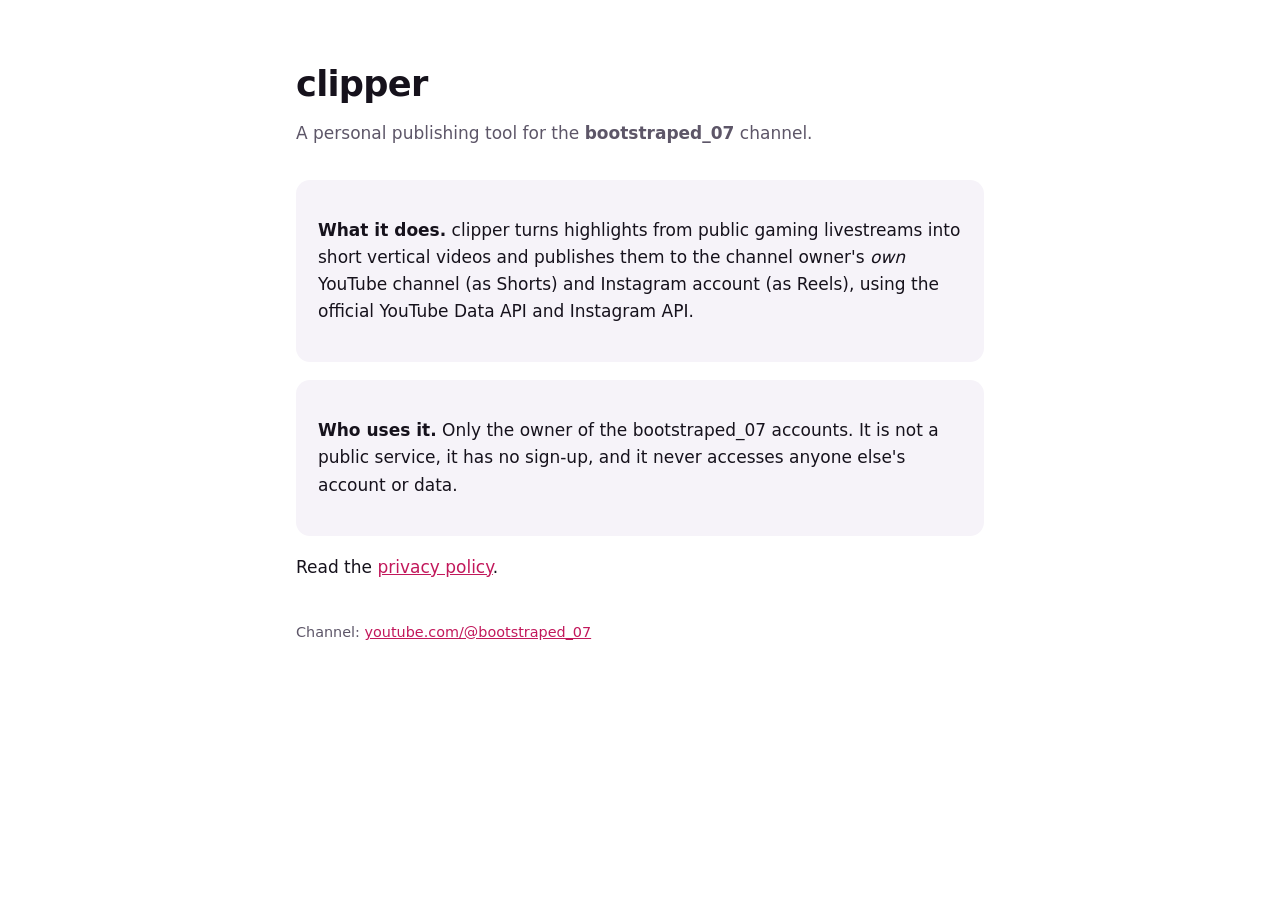
<file: clipper/index.html>
<!doctype html>
<html lang="en">
<head>
<meta charset="utf-8">
<meta name="viewport" content="width=device-width, initial-scale=1">
<title>clipper</title>
<meta name="description" content="clipper is a personal publishing tool used by the bootstraped_07 channel.">
<style>
  :root { --bg: #ffffff; --fg: #16121c; --muted: #5d5668; --accent: #c2185b; --card: #f6f3f9; }
  @media (prefers-color-scheme: dark) { :root { --bg: #120d18; --fg: #f1edf6; --muted: #a79fb3; --accent: #ff4f9a; --card: #1d1626; } }
  * { box-sizing: border-box; }
  body { margin: 0; background: var(--bg); color: var(--fg); font: 17px/1.6 system-ui, -apple-system, "Segoe UI", Roboto, sans-serif; }
  main { max-width: 720px; margin: 0 auto; padding: 56px 16px 72px; }
  h1 { font-size: 2.2rem; margin: 0 0 8px; letter-spacing: -0.02em; }
  .tag { color: var(--muted); margin: 0 0 32px; }
  .card { background: var(--card); border-radius: 14px; padding: 20px 22px; margin: 18px 0; }
  a { color: var(--accent); }
  footer { margin-top: 40px; color: var(--muted); font-size: 0.9rem; }
</style>
</head>
<body>
<main>
  <h1>clipper</h1>
  <p class="tag">A personal publishing tool for the <strong>bootstraped_07</strong> channel.</p>

  <div class="card">
    <p><strong>What it does.</strong> clipper turns highlights from public gaming livestreams into short
    vertical videos and publishes them to the channel owner's <em>own</em> YouTube channel (as Shorts) and
    Instagram account (as Reels), using the official YouTube Data API and Instagram API.</p>
  </div>

  <div class="card">
    <p><strong>Who uses it.</strong> Only the owner of the bootstraped_07 accounts. It is not a public
    service, it has no sign-up, and it never accesses anyone else's account or data.</p>
  </div>

  <p>Read the <a href="privacy.html">privacy policy</a>.</p>

  <footer>Channel: <a href="https://www.youtube.com/@bootstraped_07">youtube.com/@bootstraped_07</a></footer>
</main>
</body>
</html>
</file>
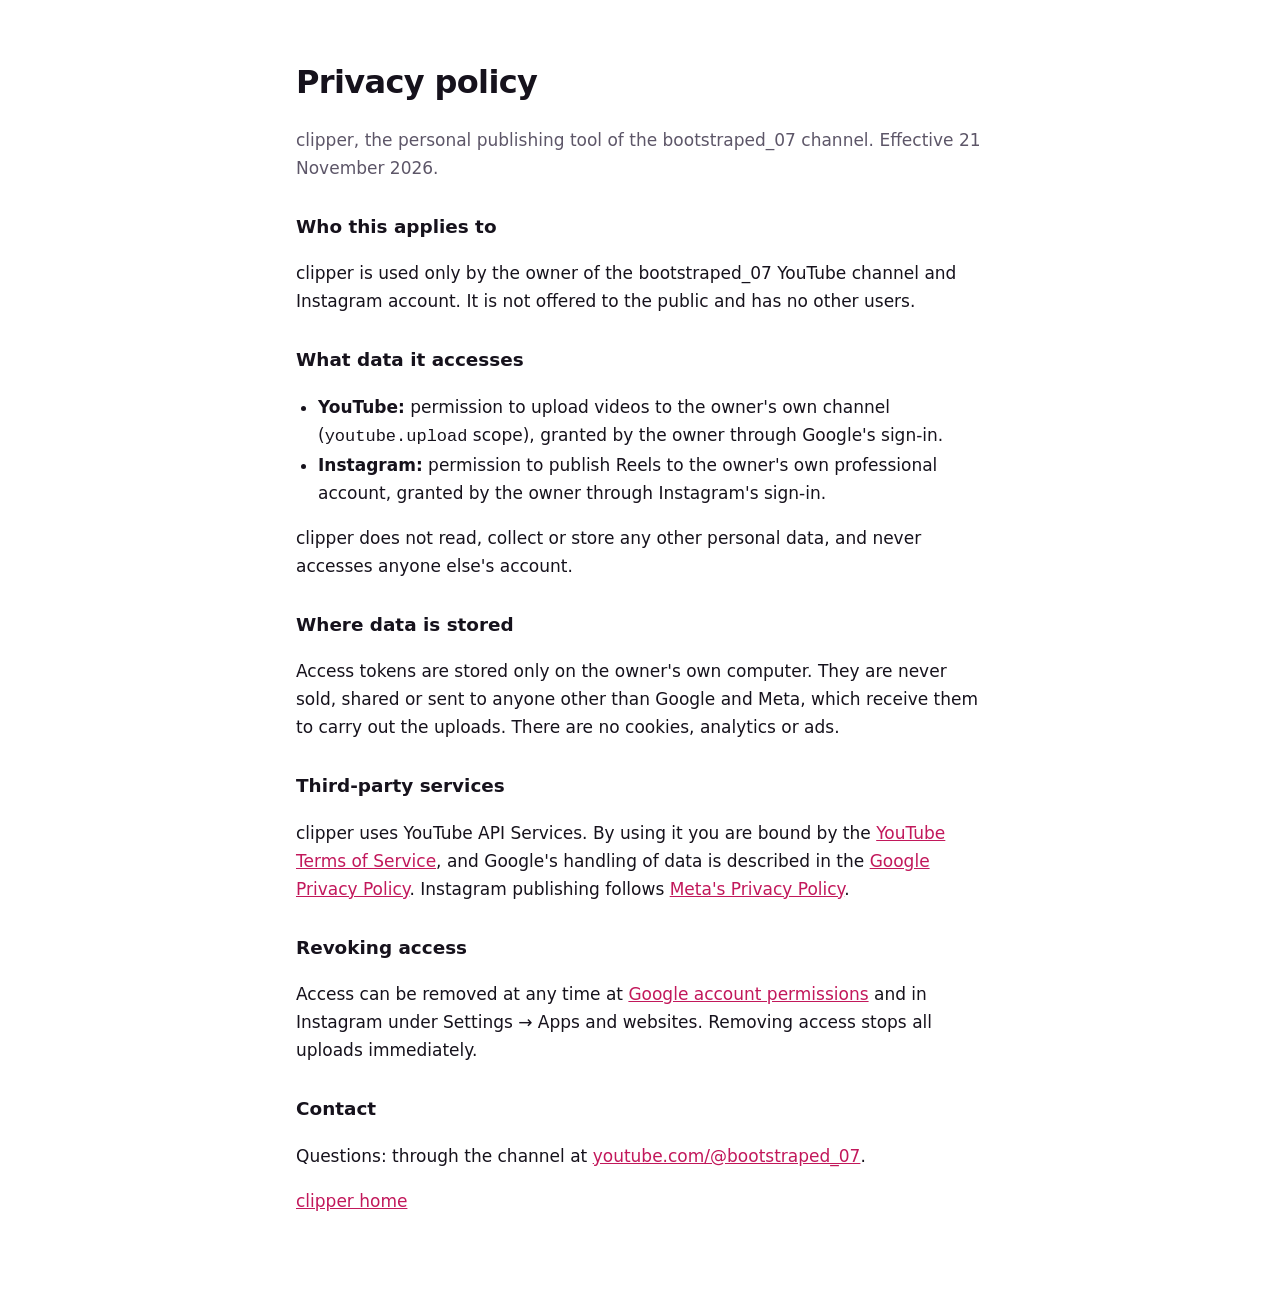
<file: clipper/privacy.html>
<!doctype html>
<html lang="en">
<head>
<meta charset="utf-8">
<meta name="viewport" content="width=device-width, initial-scale=1">
<title>clipper privacy policy</title>
<meta name="description" content="Privacy policy for clipper, the personal publishing tool of the bootstraped_07 channel.">
<style>
  :root { --bg: #ffffff; --fg: #16121c; --muted: #5d5668; --accent: #c2185b; }
  @media (prefers-color-scheme: dark) { :root { --bg: #120d18; --fg: #f1edf6; --muted: #a79fb3; --accent: #ff4f9a; } }
  * { box-sizing: border-box; }
  body { margin: 0; background: var(--bg); color: var(--fg); font: 17px/1.65 system-ui, -apple-system, "Segoe UI", Roboto, sans-serif; }
  main { max-width: 720px; margin: 0 auto; padding: 56px 16px 72px; }
  h1 { font-size: 2rem; margin: 0 0 6px; letter-spacing: -0.02em; }
  h2 { font-size: 1.15rem; margin: 30px 0 6px; }
  .muted { color: var(--muted); }
  a { color: var(--accent); }
  ul { padding-left: 22px; }
</style>
</head>
<body>
<main>
  <h1>Privacy policy</h1>
  <p class="muted">clipper, the personal publishing tool of the bootstraped_07 channel. Effective 21 November 2026.</p>

  <h2>Who this applies to</h2>
  <p>clipper is used only by the owner of the bootstraped_07 YouTube channel and Instagram account. It is not
  offered to the public and has no other users.</p>

  <h2>What data it accesses</h2>
  <ul>
    <li><strong>YouTube:</strong> permission to upload videos to the owner's own channel
    (<code>youtube.upload</code> scope), granted by the owner through Google's sign-in.</li>
    <li><strong>Instagram:</strong> permission to publish Reels to the owner's own professional account,
    granted by the owner through Instagram's sign-in.</li>
  </ul>
  <p>clipper does not read, collect or store any other personal data, and never accesses anyone else's account.</p>

  <h2>Where data is stored</h2>
  <p>Access tokens are stored only on the owner's own computer. They are never sold, shared or sent to anyone
  other than Google and Meta, which receive them to carry out the uploads. There are no cookies, analytics or ads.</p>

  <h2>Third-party services</h2>
  <p>clipper uses YouTube API Services. By using it you are bound by the
  <a href="https://www.youtube.com/t/terms">YouTube Terms of Service</a>, and Google's handling of data is described in the
  <a href="https://policies.google.com/privacy">Google Privacy Policy</a>. Instagram publishing follows
  <a href="https://privacycenter.instagram.com/policy">Meta's Privacy Policy</a>.</p>

  <h2>Revoking access</h2>
  <p>Access can be removed at any time at <a href="https://myaccount.google.com/permissions">Google account permissions</a>
  and in Instagram under Settings → Apps and websites. Removing access stops all uploads immediately.</p>

  <h2>Contact</h2>
  <p>Questions: through the channel at <a href="https://www.youtube.com/@bootstraped_07">youtube.com/@bootstraped_07</a>.</p>

  <p class="muted"><a href="./">clipper home</a></p>
</main>
</body>
</html>
</file>
<file: css/style.css>
/* ==========================================================================
   Badrinath Nandaluri — portfolio v2 (monochrome editorial)
   ========================================================================== */

:root {
  --paper: #f5f4f0;
  --ink: #0c0c0c;
  --mid: #6d6c68;
  --rule: rgba(12, 12, 12, 0.13);
  --rule-inv: rgba(255, 255, 255, 0.16);
  --accent: #ff5c35;
  --ok: #33c16b;

  --display: "Archivo", "Helvetica Neue", Arial, sans-serif;
  --serif: "Instrument Serif", "Times New Roman", serif;
  --mono: "JetBrains Mono", ui-monospace, Consolas, monospace;

  --pad: clamp(1.25rem, 4vw, 4.5rem);
  --ease: cubic-bezier(0.2, 0.8, 0.2, 1);
  --ease-io: cubic-bezier(0.76, 0, 0.24, 1);
}

*, *::before, *::after { box-sizing: border-box; }
html { -webkit-text-size-adjust: 100%; }
.lenis.lenis-smooth { scroll-behavior: auto !important; }

body {
  margin: 0;
  background: var(--paper);
  color: var(--ink);
  font-family: var(--display);
  font-stretch: 100%;
  font-size: clamp(1rem, 0.95rem + 0.2vw, 1.125rem);
  line-height: 1.5;
  -webkit-font-smoothing: antialiased;
  overflow-x: clip;
}
::selection { background: var(--ink); color: var(--paper); }
a { color: inherit; text-decoration: none; }
button { font: inherit; color: inherit; background: none; border: 0; padding: 0; cursor: pointer; }
ul, ol { list-style: none; margin: 0; padding: 0; }
h1, h2, h3, h4, p, figure, dl, dd { margin: 0; }
img { display: block; max-width: 100%; }
em { font-family: var(--serif); font-style: italic; font-weight: 400; text-transform: none; letter-spacing: -0.01em; }
:focus-visible { outline: 2px solid var(--accent); outline-offset: 4px; }

.label, .mono { font-family: var(--mono); font-size: 0.7rem; letter-spacing: 0.09em; text-transform: uppercase; color: var(--mid); line-height: 1.5; }
.label--inv { color: rgba(255, 255, 255, 0.62); }
.dim { color: rgba(255, 255, 255, 0.55); }
.wrap { padding: 0 var(--pad); }

.live { display: inline-block; width: 7px; height: 7px; border-radius: 50%; background: var(--ok); margin-right: 0.7em; animation: pulse 2.2s infinite; vertical-align: 0.05em; }
@keyframes pulse { 0% { box-shadow: 0 0 0 0 rgba(51, 193, 107, 0.6); } 70% { box-shadow: 0 0 0 9px rgba(51, 193, 107, 0); } 100% { box-shadow: 0 0 0 0 rgba(51, 193, 107, 0); } }
@keyframes marquee { to { transform: translateX(-50%); } }

.h2 { font-size: clamp(2.3rem, 6.2vw, 6.4rem); line-height: 0.94; font-weight: 800; font-stretch: 112%; letter-spacing: -0.04em; text-transform: uppercase; max-width: 15ch; }
.h2 em { font-size: 1.08em; letter-spacing: -0.03em; color: var(--mid); }
.h2--inv { color: #fff; } .h2--inv em { color: rgba(255, 255, 255, 0.6); }

/* reveals */
.w { display: inline-block; overflow: hidden; vertical-align: top; padding: 0.1em 0.06em 0.18em 0; margin: -0.1em -0.06em -0.18em 0; }
.wi { display: inline-block; }
.js .wi { transform: translateY(115%); transition: transform 1.05s var(--ease) calc(var(--i, 0) * 45ms); }
.js .in .wi { transform: none; }
.js .reveal { opacity: 0; transform: translateY(40px); transition: opacity 1s var(--ease), transform 1s var(--ease); transition-delay: calc(var(--d, 0) * 80ms); }
.js .reveal.in { opacity: 1; transform: none; }
.c { display: inline-block; }
.js .c { transform: translateY(105%) rotate(6deg); transform-origin: 0 100%; transition: transform 1.3s var(--ease) calc(var(--i, 0) * 45ms + var(--base, 0ms)); }
.js .loaded .hero .c, .js .in .c { transform: none; }

/* ---------- Overlays ---------- */
.grain { position: fixed; inset: -50%; z-index: 80; pointer-events: none; opacity: 0.09; mix-blend-mode: multiply;
  background-image: url("data:image/svg+xml,%3Csvg xmlns='http://www.w3.org/2000/svg' width='180' height='180'%3E%3Cfilter id='n'%3E%3CfeTurbulence type='fractalNoise' baseFrequency='.9' numOctaves='2' stitchTiles='stitch'/%3E%3C/filter%3E%3Crect width='100%25' height='100%25' filter='url(%23n)'/%3E%3C/svg%3E");
  animation: grain 0.9s steps(6) infinite; }
@keyframes grain { 0% { transform: translate(0, 0); } 20% { transform: translate(-3%, 2%); } 40% { transform: translate(2%, -3%); } 60% { transform: translate(-2%, -2%); } 80% { transform: translate(3%, 3%); } 100% { transform: translate(0, 0); } }
.progress { position: fixed; left: 0; right: 0; top: 0; height: 2px; z-index: 70; mix-blend-mode: difference; }
.progress i { display: block; height: 100%; background: #fff; transform-origin: 0 50%; transform: scaleX(0); }

.cursor { position: fixed; top: 0; left: 0; z-index: 95; width: 14px; height: 14px; margin: -7px 0 0 -7px; border-radius: 50%; background: #fff; mix-blend-mode: difference; pointer-events: none; opacity: 0; display: grid; place-items: center; transition: width 0.35s var(--ease), height 0.35s var(--ease), margin 0.35s var(--ease), opacity 0.3s; will-change: transform; }
.cursor.is-on { opacity: 1; }
.cursor.is-link { width: 56px; height: 56px; margin: -28px 0 0 -28px; }
.cursor.is-label { width: 88px; height: 88px; margin: -44px 0 0 -44px; }
.cursor__label { font-family: var(--mono); font-size: 0.64rem; letter-spacing: 0.08em; text-transform: uppercase; color: #000; opacity: 0; }
.cursor.is-label .cursor__label { opacity: 1; }
@media (hover: none), (pointer: coarse) { .cursor { display: none; } }

/* ---------- Loader ---------- */
.loader { display: none; }
.js .loader { position: fixed; inset: 0; z-index: 100; display: grid; place-items: center; color: #fff; transition: visibility 0s 1.6s; }
.loader__panel { position: absolute; top: 0; bottom: 0; width: 20.2%; background: var(--ink); transition: transform 1s var(--ease-io); z-index: -1; }
.loader__panel:nth-of-type(1) { left: 0; } .loader__panel:nth-of-type(2) { left: 20%; transition-delay: 0.07s; }
.loader__panel:nth-of-type(3) { left: 40%; transition-delay: 0.14s; } .loader__panel:nth-of-type(4) { left: 60%; transition-delay: 0.21s; }
.loader__panel:nth-of-type(5) { left: 80%; transition-delay: 0.28s; }
.loader__orbit { position: relative; width: 150px; height: 150px; transition: opacity 0.4s, transform 0.6s var(--ease); }
.loader__orbit i { position: absolute; left: 50%; top: 50%; width: 6px; height: 6px; margin: -3px; border-radius: 50%; background: #fff; }
.loader__meta { position: absolute; left: var(--pad); right: var(--pad); bottom: var(--pad); display: flex; justify-content: space-between; align-items: flex-end; font-family: var(--mono); font-size: 0.72rem; letter-spacing: 0.1em; text-transform: uppercase; transition: opacity 0.4s; }
.loader__meta b { font-family: var(--display); font-weight: 800; font-stretch: 115%; font-size: clamp(3rem, 9vw, 7rem); line-height: 0.8; letter-spacing: -0.04em; margin-right: 0.1em; }
.js .loaded .loader { visibility: hidden; }
.js .loaded .loader__panel { transform: translateY(-101%); }
.js .loaded .loader__orbit { opacity: 0; transform: scale(0.6); }
.js .loaded .loader__meta { opacity: 0; }

/* ---------- Nav ---------- */
.nav { position: fixed; top: 0; left: 0; right: 0; z-index: 60; display: flex; align-items: center; justify-content: space-between; padding: 1.1rem var(--pad); pointer-events: none; transition: transform 0.6s var(--ease); --nfg: var(--ink); --nbg: rgba(255, 255, 255, 0.72); --nbd: rgba(12, 12, 12, 0.12); --nact: var(--ink); --nacttx: #fff; color: var(--nfg); }
.nav > * { pointer-events: auto; }
.nav.is-hidden { transform: translateY(-120%); }
.nav.on-dark { --nfg: #fff; --nbg: rgba(26, 26, 26, 0.62); --nbd: rgba(255, 255, 255, 0.16); --nact: #fff; --nacttx: #000; }
.nav__logo { font-weight: 900; font-stretch: 118%; font-size: 1.25rem; letter-spacing: -0.04em; transition: color 0.4s; }
.nav__logo i { display: inline-block; width: 0.38em; height: 0.38em; margin-left: 0.14em; border-radius: 50%; background: currentColor; }
.nav__pill { position: relative; display: flex; padding: 5px; border-radius: 999px; background: var(--nbg); border: 1px solid var(--nbd); backdrop-filter: blur(14px) saturate(1.4); -webkit-backdrop-filter: blur(14px) saturate(1.4); transition: background 0.4s, border-color 0.4s; }
.nav__pill a { position: relative; z-index: 1; padding: 0.5rem 1.05rem; font-size: 0.74rem; font-weight: 600; letter-spacing: 0.07em; text-transform: uppercase; border-radius: 999px; transition: color 0.35s; }
.nav__pill a.on { color: var(--nacttx); }
.nav__ind { position: absolute; top: 5px; bottom: 5px; left: 0; width: 0; border-radius: 999px; background: var(--nact); transition: transform 0.55s var(--ease), width 0.55s var(--ease), background 0.4s; }
.nav__social { display: flex; gap: 6px; align-items: center; }
.nav__social a { display: grid; place-items: center; height: 38px; min-width: 38px; padding: 0 0.6rem; font-size: 0.68rem; font-weight: 700; letter-spacing: 0.06em; border-radius: 999px; background: var(--nbg); border: 1px solid var(--nbd); backdrop-filter: blur(14px); -webkit-backdrop-filter: blur(14px); transition: background 0.3s, color 0.3s, border-color 0.3s; }
.nav__social a:hover, .nav__social .nav__cta { background: var(--nact); color: var(--nacttx); border-color: var(--nact); }
.nav__cta { padding: 0 1.1rem !important; text-transform: uppercase; }
@media (max-width: 1040px) { .nav__pill { display: none; } }
@media (max-width: 520px) { .nav__social a:not(.nav__cta) { display: none; } }

/* ---------- Hero ---------- */
.hero { position: relative; height: 100vh; height: 100svh; min-height: 560px; overflow: hidden; --ptop: 34vh; --fs: min(13.2vw, 30vh); }
.hero__dots { position: absolute; inset: 0; width: 100%; height: 100%; }
.hero__title { position: absolute; left: 0; right: 0; top: max(4.6rem, calc(var(--ptop) - var(--fs) * 0.98)); z-index: 1; text-align: center; font-size: var(--fs); line-height: 0.84; font-weight: 800; font-stretch: 112%; letter-spacing: -0.035em; text-transform: uppercase; white-space: nowrap; pointer-events: none; }
.hero__title--ghost { z-index: 3; }
.hero__line { display: block; overflow: hidden; padding: 0.04em 0 0.02em; transform: translate3d(var(--tx, 0px), var(--ty, 0px), 0); will-change: transform; }
.hero__line--fade .c { background: linear-gradient(180deg, var(--ink) 18%, rgba(12, 12, 12, 0.5) 55%, rgba(12, 12, 12, 0.04) 96%); -webkit-background-clip: text; background-clip: text; color: transparent; }
.hero__line--stroke .c { color: transparent; -webkit-text-stroke: 1.2px rgba(255, 255, 255, 0.5); --base: 250ms; }
.hero__line--fade .c { --base: 120ms; }

.hero__portrait { position: absolute; z-index: 2; left: 50%; bottom: 0; height: calc(100% - var(--ptop)); aspect-ratio: 428 / 707; transform: translate3d(calc(-50% + var(--tx, 0px)), var(--ty, 0px), 0); -webkit-mask-image: linear-gradient(180deg, #000 62%, transparent 99%); mask-image: linear-gradient(180deg, #000 62%, transparent 99%); will-change: transform; }
.hero__portrait img, .hero__portrait canvas { position: absolute; inset: 0; width: 100%; height: 100%; }
.hero__portrait img { object-fit: cover; object-position: 50% 0; }
.js .hero__portrait img { opacity: 0; transform: translateY(6%); transition: opacity 1.2s var(--ease) 0.5s, transform 1.4s var(--ease) 0.5s; }
.js .loaded .hero__portrait img { opacity: 1; transform: none; }
.hero__portrait.gl img { visibility: hidden; }
.hero__portrait canvas { display: none; } .hero__portrait.gl canvas { display: block; }

.hero__left, .hero__right { position: absolute; z-index: 4; }
.hero__left { left: var(--pad); bottom: 21vh; display: grid; gap: 1.4rem; }
.hero__left .label { color: var(--ink); font-weight: 500; }
.round { display: grid; place-items: center; width: 66px; height: 66px; border-radius: 50%; border: 1px solid var(--rule); background: rgba(255, 255, 255, 0.5); font-size: 1.3rem; transition: background 0.35s, color 0.35s; }
.round span { transition: transform 0.5s var(--ease); }
.round:hover { background: var(--ink); color: #fff; } .round:hover span { transform: translate(3px, 3px); }
.hero__right { right: var(--pad); bottom: 19vh; width: min(250px, 22vw); display: grid; gap: 1.6rem; }
.hero__right p { color: var(--ink); }
.hero__roles { display: grid; gap: 0.5rem; justify-items: end; font-size: 0.76rem; font-weight: 600; letter-spacing: 0.1em; text-transform: uppercase; color: rgba(12, 12, 12, 0.35); }
.hero__roles li { transition: color 0.5s, transform 0.5s var(--ease); }
.hero__roles li.on { color: var(--ink); transform: translateX(-8px); }
.hero__foot { position: absolute; z-index: 4; left: var(--pad); right: var(--pad); bottom: 1.4rem; display: flex; justify-content: space-between; gap: 1rem; font-family: var(--mono); font-size: 0.68rem; letter-spacing: 0.09em; text-transform: uppercase; color: var(--ink); }
.js .fade { opacity: 0; transition: opacity 1.2s var(--ease) 0.9s; }
.js .loaded .fade { opacity: 1; }
@media (max-width: 900px) {
  .hero { --ptop: 40vh; --fs: 14.4vw; }
  .hero__left, .hero__right { display: none; }
  .hero__foot { flex-direction: column; gap: 0.3rem; align-items: flex-start; }
  .hero__foot span:nth-child(3) { display: none; }
}

/* ---------- About: scroll-expanding stage ---------- */
.expand { position: relative; height: 340vh; background: var(--ink); color: #fff; }
.expand__stage { position: sticky; top: 0; height: 100vh; overflow: hidden; }
.expand__word { position: absolute; top: 50%; z-index: 3; font-size: min(9.5vw, 22vh); line-height: 1; font-weight: 800; font-stretch: 112%; letter-spacing: -0.04em; text-transform: uppercase; transform: translate3d(var(--sx, 0px), -50%, 0); opacity: var(--wo, 1); will-change: transform; mix-blend-mode: difference; }
.expand__word--l { right: calc(50% + var(--w0, 150px) / 2 + 2.5vw); }
.expand__word--r { left: calc(50% + var(--w0, 150px) / 2 + 2.5vw); }
.expand__card { position: absolute; left: 50%; top: 50%; width: var(--w, 300px); height: var(--h, 400px); border-radius: var(--r, 22px); transform: translate(-50%, -50%); overflow: hidden; background: #151515; will-change: width, height; }
.swirl { position: absolute; inset: 0; width: 100%; height: 100%; background: radial-gradient(60% 60% at 60% 40%, #3a3a3a, #0c0c0c 75%); }
.expand__shade { position: absolute; inset: 0; background: #000; opacity: var(--so, 0); }
.expand__content { position: absolute; inset: 0; z-index: 4; display: flex; flex-direction: column; justify-content: center; gap: 2rem; padding: 0 var(--pad); max-width: 1400px; margin: 0 auto; opacity: var(--co, 0); transform: translateY(calc((1 - var(--co, 0)) * 40px)); }
.statement { font-size: clamp(1.6rem, 4vw, 4rem); line-height: 1.08; font-weight: 700; font-stretch: 105%; letter-spacing: -0.035em; max-width: 21em; }
.sw { transition: opacity 0.45s linear; }
.js .sw { opacity: 0.2; } .js .sw.on { opacity: 1; }
.expand__hint { position: absolute; left: 50%; bottom: 2rem; transform: translateX(-50%); z-index: 4; }
@media (max-width: 700px) { .expand__word { font-size: 15vw; } .expand__word--l { right: auto; left: var(--pad); top: 22%; } .expand__word--r { left: auto; right: var(--pad); top: 78%; } }

.more { background: var(--ink); color: #fff; padding: clamp(3rem, 8vw, 8rem) var(--pad) clamp(4rem, 9vw, 9rem); }
.more__grid { display: grid; grid-template-columns: minmax(0, 0.7fr) minmax(0, 1.6fr); gap: clamp(2rem, 6vw, 6rem); align-items: end; }
.more__photo { perspective: 900px; }
.more__photo-in { aspect-ratio: 4 / 5; border-radius: 18px; overflow: hidden; transform: rotateX(var(--rx, 0deg)) rotateY(var(--ry, 0deg)); transition: transform 0.5s var(--ease); }
.more__photo img { width: 100%; height: 100%; object-fit: cover; object-position: 50% 12%; filter: grayscale(1) contrast(1.05); transition: filter 0.8s var(--ease), transform 1.2s var(--ease); }
.more__photo:hover img { filter: none; transform: scale(1.04); }
.more__photo figcaption { display: flex; justify-content: space-between; margin-top: 0.8rem; }
.more__cols { display: grid; grid-template-columns: 1fr 1fr; gap: 2rem; margin-top: clamp(2rem, 4vw, 3.5rem); padding-top: 1.5rem; border-top: 1px solid var(--rule-inv); }
.more__cols p { margin-top: 0.7rem; line-height: 1.45; }
.stats { display: grid; grid-template-columns: repeat(4, 1fr); margin-top: clamp(3rem, 7vw, 6rem); border-top: 1px solid var(--rule-inv); }
.stats li { display: grid; gap: 0.6rem; align-content: start; padding: clamp(1.2rem, 2.4vw, 2rem) clamp(0.8rem, 2vw, 2rem) 0 0; }
.stats li + li { border-left: 1px solid var(--rule-inv); padding-left: clamp(0.8rem, 2vw, 2rem); }
.stats strong { font-weight: 800; font-stretch: 118%; font-size: clamp(2.4rem, 6vw, 5.6rem); line-height: 0.95; letter-spacing: -0.04em; font-variant-numeric: tabular-nums; }
.stats li:nth-child(2) { --d: 1; } .stats li:nth-child(3) { --d: 2; } .stats li:nth-child(4) { --d: 3; }
@media (max-width: 900px) {
  .more__grid { grid-template-columns: 1fr; } .more__photo { max-width: 320px; } .more__cols { grid-template-columns: 1fr; }
  .stats { grid-template-columns: 1fr 1fr; } .stats li:nth-child(3) { border-left: 0; padding-left: 0; }
  .stats li:nth-child(n + 3) { border-top: 1px solid var(--rule-inv); margin-top: 1.4rem; }
}

/* ---------- Experience: horizontal ---------- */
.hx { position: relative; background: var(--paper); }
.hx__stage { position: sticky; top: 0; height: 100vh; overflow: hidden; display: flex; align-items: center; }
.hx__track { display: flex; align-items: stretch; height: 72vh; padding-left: var(--pad); will-change: transform; }
.hx__intro { flex: none; width: min(48vw, 760px); display: flex; flex-direction: column; justify-content: space-between; padding-right: 4vw; }
.hx__hint b { display: inline-block; margin-left: 0.6em; animation: nudge 1.4s var(--ease-io) infinite; }
@keyframes nudge { 50% { transform: translateX(10px); } }
.hx__panel { position: relative; flex: none; width: min(62vw, 880px); display: flex; align-items: flex-end; padding: 0 clamp(1.5rem, 3.4vw, 4rem); border-left: 1px solid var(--rule); overflow: hidden; }
.hx__num { position: absolute; right: 2vw; top: -0.12em; font-size: 46vh; line-height: 1; font-weight: 900; font-stretch: 125%; letter-spacing: -0.06em; color: transparent; -webkit-text-stroke: 1.5px rgba(12, 12, 12, 0.14); transform: translateX(var(--nx, 0px)); pointer-events: none; }
.hx__body { position: relative; display: grid; gap: 0.9rem; max-width: 34rem; }
.hx__body h3 { font-size: clamp(1.7rem, 3.4vw, 3.3rem); line-height: 0.98; font-weight: 800; font-stretch: 110%; letter-spacing: -0.04em; text-transform: uppercase; }
.hx__org { font-family: var(--serif); font-style: italic; font-size: 1.5rem; color: var(--mid); }
.hx__desc { color: #33322f; }
.pill { display: inline-block; margin-left: 0.6em; padding: 0.2rem 0.6rem; border-radius: 999px; background: var(--ink); color: #fff; font-size: 0.62rem; }
.hx__end { flex: none; width: 36vw; display: flex; flex-direction: column; align-items: center; justify-content: center; gap: 1rem; border-left: 1px solid var(--rule); font-weight: 800; font-stretch: 112%; text-transform: uppercase; font-size: clamp(1.4rem, 2.6vw, 2.4rem); letter-spacing: -0.03em; }
.hx__end b { display: grid; place-items: center; width: 70px; height: 70px; border-radius: 50%; background: var(--ink); color: #fff; font-weight: 400; }
.hx__bar { position: absolute; left: var(--pad); right: var(--pad); bottom: 5vh; height: 1px; background: var(--rule); }
.hx__bar i { display: block; height: 3px; margin-top: -1px; background: var(--ink); transform-origin: 0 50%; transform: scaleX(0); }
.hx.is-static .hx__stage { position: static; height: auto; display: block; padding: clamp(4rem, 12vw, 7rem) 0; }
.hx.is-static .hx__track { flex-direction: column; height: auto; padding: 0 var(--pad); gap: 2.5rem; transform: none !important; }
.hx.is-static .hx__intro, .hx.is-static .hx__panel { width: auto; padding: 0; }
.hx.is-static .hx__intro { gap: 1.5rem; } .hx.is-static .hx__hint, .hx.is-static .hx__end, .hx.is-static .hx__bar { display: none; }
.hx.is-static .hx__panel { border-left: 0; border-top: 1px solid var(--rule); padding-top: 6.5rem; }
.hx.is-static .hx__num { font-size: 7rem; right: 0; top: 0.4rem; }

/* ---------- Works: drum wheel ---------- */
.works { position: relative; background: var(--ink); color: #fff; }
.works__stage { position: sticky; top: 0; height: 100vh; overflow: hidden; display: grid; grid-template-columns: minmax(0, 0.95fr) minmax(0, 1.05fr); grid-template-rows: auto 1fr; gap: 0 clamp(1.5rem, 4vw, 4rem); padding: 5.2rem var(--pad) 2.2rem; }
.works__head { grid-column: 1 / -1; display: flex; justify-content: space-between; padding-bottom: 0.9rem; border-bottom: 1px solid var(--rule-inv); }
.works__count b { color: #fff; font-weight: 500; }
.wheel { position: relative; perspective: 1100px; perspective-origin: 30% 50%; -webkit-mask-image: linear-gradient(180deg, transparent 4%, #000 32%, #000 68%, transparent 96%); mask-image: linear-gradient(180deg, transparent 4%, #000 32%, #000 68%, transparent 96%); }
.wheel__ring { position: absolute; left: 0; right: 0; top: 50%; height: 0; transform-style: preserve-3d; will-change: transform; }
.wheel__item { position: absolute; left: 0; top: -0.6em; height: 1.2em; line-height: 1.2em; white-space: nowrap; text-align: left; font-size: clamp(1.7rem, 4.1vw, 4.4rem); font-weight: 800; font-stretch: 112%; letter-spacing: -0.04em; text-transform: uppercase; color: transparent; -webkit-text-stroke: 1px rgba(255, 255, 255, 0.55); backface-visibility: hidden; transform-origin: 0 50%; transition: color 0.4s, -webkit-text-stroke-color 0.4s; }
.wheel__item.on { color: #fff; -webkit-text-stroke-color: #fff; }
.wheel__item:hover { -webkit-text-stroke-color: #fff; }
.pds { position: relative; margin-top: 1.4rem; min-height: 0; }
.pd { position: absolute; inset: 0; display: flex; flex-direction: column; gap: 1.1rem; opacity: 0; transform: translateY(34px) scale(0.985); pointer-events: none; transition: opacity 0.5s var(--ease), transform 0.7s var(--ease); }
.pd.on { opacity: 1; transform: none; pointer-events: auto; transition-delay: 0.08s; }
.pd__viz { flex: 1 1 0; min-height: 150px; border-radius: 18px; border: 1px solid var(--rule-inv); }
.pd__body { flex: none; display: grid; gap: 0.7rem; }
.pd__body h3 { font-size: clamp(1.35rem, 2.3vw, 2.2rem); line-height: 1; font-weight: 800; font-stretch: 108%; letter-spacing: -0.035em; text-transform: uppercase; }
.pd__body h3 em { color: rgba(255, 255, 255, 0.6); font-size: 1.1em; }
.pd__body p { color: rgba(255, 255, 255, 0.78); font-size: 0.95rem; max-width: 62ch; }
.pd__body dl { display: flex; flex-wrap: wrap; gap: clamp(1.2rem, 3vw, 2.6rem); padding: 0.75rem 0; border-block: 1px solid var(--rule-inv); }
.pd__body dt { font-weight: 800; font-stretch: 115%; font-size: clamp(1.3rem, 2vw, 1.9rem); line-height: 1; letter-spacing: -0.03em; }
.pd__body dt small { font-size: 0.5em; margin-left: 0.15em; opacity: 0.6; }
.pd__body dd { margin-top: 0.35rem; font-family: var(--mono); font-size: 0.62rem; letter-spacing: 0.08em; text-transform: uppercase; color: rgba(255, 255, 255, 0.55); }
.pd__foot { display: flex; justify-content: space-between; align-items: center; gap: 1rem; }
.chips { display: flex; flex-wrap: wrap; gap: 0.35rem; }
.chips li { font-family: var(--mono); font-size: 0.64rem; padding: 0.3rem 0.6rem; border: 1px solid var(--rule-inv); border-radius: 999px; color: rgba(255, 255, 255, 0.8); }
.link { flex: none; display: inline-flex; gap: 0.5rem; font-size: 0.8rem; font-weight: 700; letter-spacing: 0.06em; text-transform: uppercase; padding-bottom: 3px; border-bottom: 1px solid currentColor; }
.link span { display: inline-block; transition: transform 0.4s var(--ease); } .link:hover span { transform: translate(3px, -3px); }
.works__nav { position: absolute; left: var(--pad); bottom: 2.2rem; display: flex; gap: 8px; }
.works__nav button { width: 52px; height: 52px; border-radius: 50%; border: 1px solid var(--rule-inv); transition: background 0.3s, color 0.3s; }
.works__nav button:hover { background: #fff; color: #000; }
.works.is-static .works__stage { position: static; height: auto; display: block; overflow: visible; padding-top: clamp(4rem, 12vw, 7rem); }
.works.is-static .wheel, .works.is-static .works__nav, .works.is-static .works__count { display: none; }
.works.is-static .pds { display: grid; gap: 3.5rem; margin-top: 2rem; }
.works.is-static .pd { position: static; opacity: 1; transform: none; pointer-events: auto; }
.works.is-static .pd__viz { flex: none; aspect-ratio: 16 / 10; }
.works.is-static .pd__foot { flex-direction: column; align-items: flex-start; }

/* project visuals (shared with css/_viz.css) */
.viz { --fg: #ece8df; --accent-soft: rgba(255, 92, 53, 0.14); --line: rgba(236, 232, 223, 0.12); --line-2: rgba(236, 232, 223, 0.22); --muted: #918d84; --ok: #7ddc9a; color: var(--fg); position: relative; overflow: hidden; background: #0f0f10; }
.v-label { position: absolute; bottom: 0.8rem; font-size: 0.6rem; padding: 0.3rem 0.55rem; border-radius: 6px; background: rgba(9, 9, 10, 0.7); color: var(--fg); z-index: 5; }
.v-label--l { left: 0.8rem; } .v-label--r { right: 0.8rem; }
.v-type { display: grid; place-items: center; background: repeating-linear-gradient(135deg, #141414 0 14px, #0f0f10 14px 28px); }
.v-type span { font-size: clamp(3rem, 9vw, 9rem); font-weight: 900; font-stretch: 125%; letter-spacing: -0.05em; text-transform: uppercase; color: transparent; -webkit-text-stroke: 1.5px rgba(255, 255, 255, 0.75); animation: float 5s ease-in-out infinite alternate; }
.v-type i { position: absolute; right: 1rem; top: 0.8rem; font-style: normal; font-family: var(--mono); font-size: 0.7rem; color: var(--accent); }

/* ---------- Toolkit ---------- */
.skills { padding: clamp(3rem, 7vw, 6rem) 0 0; }
.band { overflow: hidden; padding-bottom: clamp(3rem, 8vw, 7rem); }
.band__row { overflow: hidden; }
.band__row > div { display: flex; align-items: center; gap: 0.32em; width: max-content; white-space: nowrap; font-size: clamp(3.4rem, 11.5vw, 12rem); line-height: 1; font-weight: 900; font-stretch: 118%; letter-spacing: -0.05em; text-transform: uppercase; will-change: transform; }
.band__row .o { color: transparent; -webkit-text-stroke: 1.5px var(--ink); }
.band__row i { font-style: normal; font-size: 0.32em; }
.sec-head { padding-bottom: 1rem; border-bottom: 1px solid var(--rule); margin-bottom: clamp(2rem, 5vw, 4rem); }
.skills .h2, .beyond .h2 { margin-bottom: clamp(2.5rem, 6vw, 5rem); }
.grid6 { display: grid; grid-template-columns: repeat(3, 1fr); border-top: 1px solid var(--ink); border-left: 1px solid var(--ink); }
.cell { position: relative; padding: clamp(1.3rem, 2.6vw, 2.4rem); border-right: 1px solid var(--ink); border-bottom: 1px solid var(--ink); overflow: hidden; isolation: isolate; transition: color 0.45s; }
.cell::before { content: ""; position: absolute; inset: 0; z-index: -1; background: var(--ink); transform: scaleY(0); transform-origin: 50% 100%; transition: transform 0.6s var(--ease-io); }
.cell:hover { color: #fff; } .cell:hover::before { transform: scaleY(1); } .cell:hover .label { color: rgba(255, 255, 255, 0.6); }
.cell ul { margin-top: 1.4rem; display: grid; gap: 0.1rem; }
.cell li { font-size: clamp(1.15rem, 1.9vw, 1.7rem); font-weight: 700; font-stretch: 105%; letter-spacing: -0.03em; line-height: 1.28; }
.cell:nth-child(3n + 2) { --d: 1; } .cell:nth-child(3n) { --d: 2; }
@media (max-width: 900px) { .grid6 { grid-template-columns: 1fr 1fr; } }
@media (max-width: 560px) { .grid6 { grid-template-columns: 1fr; } }

/* ---------- Beyond ---------- */
.beyond { padding: clamp(5rem, 11vw, 10rem) 0 clamp(5rem, 11vw, 10rem); }
.rows { border-top: 1px solid var(--ink); }
.row { position: relative; display: grid; grid-template-columns: 8rem minmax(0, 1.4fr) minmax(0, 1fr); gap: 1.5rem; align-items: baseline; padding: clamp(0.9rem, 1.8vw, 1.5rem) 0; border-bottom: 1px solid var(--ink); isolation: isolate; transition: color 0.4s, padding 0.5s var(--ease); }
.row::before { content: ""; position: absolute; inset: 0 calc(var(--pad) * -1); z-index: -1; background: var(--ink); transform: scaleY(0); transform-origin: 50% 100%; transition: transform 0.5s var(--ease-io); }
.row:hover { color: #fff; padding-left: 1rem; } .row:hover::before { transform: scaleY(1); }
.row:hover .label, .row:hover .row__d { color: rgba(255, 255, 255, 0.65); }
.row__t { font-size: clamp(1.25rem, 2.7vw, 2.6rem); font-weight: 800; font-stretch: 108%; letter-spacing: -0.04em; line-height: 1.02; text-transform: uppercase; }
.row__d { color: var(--mid); text-align: right; transition: color 0.4s; }
.trio { display: grid; grid-template-columns: 1fr 1fr; gap: clamp(2rem, 5vw, 5rem); margin-top: clamp(3rem, 6vw, 5rem); }
.trio ul { margin-top: 0.9rem; border-top: 1px solid var(--rule); }
.trio li { padding: 0.75rem 0; border-bottom: 1px solid var(--rule); font-weight: 500; }
@media (max-width: 800px) { .row { grid-template-columns: 1fr; gap: 0.3rem; } .row__d { text-align: left; } .trio { grid-template-columns: 1fr; } }

/* ---------- Contact ---------- */
.contact { position: relative; min-height: 100vh; background: var(--ink); color: #fff; overflow: hidden; display: flex; }
.contact__shade { position: absolute; inset: 0; background: linear-gradient(180deg, rgba(12, 12, 12, 0.92) 0%, rgba(12, 12, 12, 0.45) 45%, rgba(12, 12, 12, 0.88) 100%); }
.contact__in { position: relative; flex: 1; display: flex; flex-direction: column; padding: clamp(5rem, 11vw, 9rem) var(--pad) 1.4rem; }
.contact__title { font-size: min(21.5vw, 46vh); line-height: 0.8; font-weight: 900; font-stretch: 125%; letter-spacing: -0.06em; text-transform: uppercase; margin: clamp(1.5rem, 4vw, 3rem) 0 0 -0.03em; white-space: nowrap; }
.contact__title .chars { display: inline-block; overflow: hidden; padding: 0.06em 0.02em 0.02em 0; }
.contact__mail { align-self: flex-start; display: inline-flex; align-items: center; gap: 1rem; max-width: 100%; margin-top: clamp(2rem, 4vw, 3.5rem); padding: clamp(0.85rem, 1.5vw, 1.3rem) clamp(1.2rem, 2.2vw, 2rem); border-radius: 999px; background: #fff; color: #000; font-size: clamp(1rem, 2.1vw, 1.7rem); font-weight: 700; letter-spacing: -0.02em; }
.contact__mail span { overflow: hidden; text-overflow: ellipsis; }
.contact__mail b { flex: none; display: grid; place-items: center; width: 2em; height: 2em; border-radius: 50%; background: #000; color: #fff; font-weight: 400; transition: transform 0.5s var(--ease); }
.contact__mail:hover b { transform: rotate(45deg); }
.contact__row { display: grid; grid-template-columns: repeat(5, minmax(0, 1fr)); margin-top: auto; padding-top: clamp(3rem, 6vw, 5rem); }
.contact__row a { display: grid; gap: 0.5rem; padding: 1.1rem 1rem 1.1rem 0; border-top: 1px solid var(--rule-inv); font-weight: 600; overflow-wrap: anywhere; transition: padding 0.4s var(--ease), border-color 0.3s; }
.contact__row a:hover { padding-left: 0.6rem; border-color: #fff; }
@media (max-width: 1000px) { .contact__row { grid-template-columns: 1fr 1fr; } }
@media (max-width: 520px) { .contact__row { grid-template-columns: 1fr; } }
.footer { display: flex; flex-wrap: wrap; justify-content: space-between; gap: 0.8rem 2rem; margin-top: 2rem; padding-top: 1.1rem; border-top: 1px solid var(--rule-inv); }

/* ---------- Reduced motion ---------- */
@media (prefers-reduced-motion: reduce) {
  *, *::before, *::after { animation: none !important; transition-duration: 0.01ms !important; transition-delay: 0s !important; }
  .js .reveal, .js .wi, .js .c, .js .fade, .js .hero__portrait img { opacity: 1; transform: none; }
  .js .sw { opacity: 1; }
}

/* tuning after visual review */
.hero__title--ghost { display: none; }
.wheel__item { font-size: clamp(1.5rem, 3.1vw, 3.4rem); }
.contact__in { min-width: 0; }
.contact__title { font-size: min(17.5vw, 34vh); line-height: 0.84; white-space: normal; }
.contact__title .chars { display: block; width: max-content; max-width: 100%; }
.works.is-static .pds { grid-template-columns: minmax(0, 1fr); }
.works.is-static .pd { min-width: 0; }
</file>
<file: css/_viz.css>
/* visual 01 — weather */
.v-weather { --x: 50%; }
.v-weather__scene, .v-weather__boxes, .v-weather__fog { position: absolute; inset: 0; }
.v-weather__scene { background: linear-gradient(180deg, #131a33 0%, #2a2748 38%, #7a3b3a 58%, #e2703f 66%, #16161a 66.2%, #0d0d10 100%); }
.v-weather .sun { position: absolute; left: 62%; top: 50%; width: 15%; aspect-ratio: 1; border-radius: 50%; background: radial-gradient(circle, #ffd9a0, #ff8a4a 60%, transparent 72%); filter: blur(1px); }
.v-weather .bld { position: absolute; bottom: 34%; background: #0e0f18; }
.v-weather .bld::after { content: ""; position: absolute; inset: 12% 18%; background: repeating-linear-gradient(180deg, rgba(255, 205, 130, 0.5) 0 3px, transparent 3px 14px); opacity: 0.55; }
.v-weather .b1 { left: 4%; width: 15%; height: 36%; } .v-weather .b2 { left: 21%; width: 11%; height: 25%; }
.v-weather .b3 { left: 44%; width: 13%; height: 42%; } .v-weather .b4 { left: 80%; width: 16%; height: 30%; }
.v-weather .road { position: absolute; left: 0; right: 0; bottom: 14%; height: 2px; background: repeating-linear-gradient(90deg, rgba(236, 232, 223, 0.5) 0 26px, transparent 26px 52px); }
.v-weather .car { position: absolute; height: 7.5%; border-radius: 8px 12px 4px 4px; }
.v-weather .car::after { content: ""; position: absolute; left: 12%; right: 12%; bottom: -22%; height: 36%; background: radial-gradient(circle at 14% 50%, #000 0 42%, transparent 46%), radial-gradient(circle at 86% 50%, #000 0 42%, transparent 46%); }
.v-weather .c1 { left: 12%; bottom: 19%; width: 21%; background: #c9d2e0; }
.v-weather .c2 { left: 58%; bottom: 22%; width: 17%; background: #b5432c; }
.v-weather .person { position: absolute; left: 41%; bottom: 20%; width: 2.6%; height: 13%; border-radius: 40% 40% 4px 4px; background: #e8dcc6; }
.v-weather .box { position: absolute; border: 1.5px solid var(--accent); border-radius: 3px; }
.v-weather .box span { position: absolute; left: -1.5px; bottom: 100%; white-space: nowrap; background: var(--accent); color: #0a0a0a; font-family: var(--mono); font-size: 0.56rem; padding: 1px 5px; border-radius: 3px 3px 0 0; }
.v-weather .bx1 { left: 10%; bottom: 15%; width: 25%; height: 15%; }
.v-weather .bx2 { left: 56%; bottom: 18%; width: 21%; height: 15%; }
.v-weather .bx3 { left: 38.5%; bottom: 18%; width: 7.6%; height: 18%; }
.v-weather__boxes { animation: wipe-r 7s var(--ease-io) infinite alternate; }
.v-weather__fog {
  background: linear-gradient(180deg, rgba(196, 202, 212, 0.78), rgba(170, 176, 188, 0.66));
  backdrop-filter: blur(9px); -webkit-backdrop-filter: blur(9px);
  animation: wipe-l 7s var(--ease-io) infinite alternate;
}
.v-weather__bar { position: absolute; top: 0; bottom: 0; width: 2px; margin-left: -1px; background: var(--fg); box-shadow: 0 0 24px 2px rgba(255, 255, 255, 0.5); animation: wipe-bar 7s var(--ease-io) infinite alternate; z-index: 4; }
.v-weather__bar::after { content: "⟷"; position: absolute; top: 50%; left: 50%; width: 34px; height: 34px; margin: -17px; display: grid; place-items: center; border-radius: 50%; background: var(--fg); color: #0a0a0a; font-size: 0.9rem; }
@keyframes wipe-l { from { clip-path: inset(0 22% 0 0); } to { clip-path: inset(0 82% 0 0); } }
@keyframes wipe-r { from { clip-path: inset(0 0 0 78%); } to { clip-path: inset(0 0 0 18%); } }
@keyframes wipe-bar { from { left: 78%; } to { left: 18%; } }

/* visual 02 — echoes */
.v-echo { display: flex; flex-direction: column; justify-content: center; gap: clamp(1.2rem, 3.4vh, 2.4rem); background: radial-gradient(90% 70% at 70% 0%, rgba(255, 92, 53, 0.2), transparent 60%), #0c0c0e; }
.v-echo__film { display: flex; gap: 10px; width: max-content; padding: 10px 0; border-block: 6px dashed rgba(236, 232, 223, 0.16); animation: marquee 18s linear infinite; }
.v-echo__film i { flex: none; width: clamp(90px, 11vw, 150px); aspect-ratio: 4 / 3; border-radius: 6px; margin-right: 0; }
.v-echo__film i:nth-child(6n + 1) { background: radial-gradient(circle at 70% 30%, #ffd08a 0 12%, transparent 13%), linear-gradient(180deg, #e2703f, #5b2333 70%, #1a1320); }
.v-echo__film i:nth-child(6n + 2) { background: linear-gradient(160deg, #1e2a5c, #0f1326 60%), #111; box-shadow: inset 0 -30px 0 #14301f; }
.v-echo__film i:nth-child(6n + 3) { background: radial-gradient(circle at 30% 60%, #f4e3c0 0 16%, transparent 17%), linear-gradient(180deg, #8b2d2d, #2b1418); }
.v-echo__film i:nth-child(6n + 4) { background: conic-gradient(from 200deg at 50% 100%, #1f3d2b, #d99a4e, #1f3d2b); }
.v-echo__film i:nth-child(6n + 5) { background: radial-gradient(circle at 50% 120%, #ff8a4a 0 40%, transparent 41%), linear-gradient(180deg, #151b3a, #3b2a55); }
.v-echo__film i:nth-child(6n + 6) { background: repeating-linear-gradient(115deg, #2b1d14 0 14px, #b9783a 14px 20px), #222; }
.v-echo__pipe { display: grid; grid-template-columns: repeat(4, 1fr); gap: 8px; padding: 0 clamp(1rem, 2vw, 1.8rem); counter-reset: s; }
.v-echo__pipe li { position: relative; display: grid; gap: 0.25rem; padding: 0.7rem 0.75rem; border: 1px solid var(--line-2); border-radius: 10px; background: rgba(236, 232, 223, 0.03); animation: step 6s infinite; text-transform: none; letter-spacing: 0; }
.v-echo__pipe b { color: var(--fg); font-weight: 500; font-size: 0.7rem; }
.v-echo__pipe span { color: var(--muted); font-size: 0.62rem; }
.v-echo__pipe li:nth-child(2) { animation-delay: 1.5s; } .v-echo__pipe li:nth-child(3) { animation-delay: 3s; } .v-echo__pipe li:nth-child(4) { animation-delay: 4.5s; }
@keyframes step { 0%, 25%, 100% { border-color: var(--line-2); background: rgba(236, 232, 223, 0.03); } 5%, 20% { border-color: var(--accent); background: var(--accent-soft); } }
.v-echo__wave { display: flex; align-items: center; justify-content: center; gap: 4px; height: 54px; padding: 0 1.5rem; }
.v-echo__wave i { flex: 1; max-width: 6px; height: 100%; border-radius: 3px; background: var(--fg); opacity: 0.8; transform: scaleY(0.2); animation: wave 1.3s ease-in-out infinite alternate; }
.v-echo__wave i:nth-child(3n) { animation-duration: 0.9s; } .v-echo__wave i:nth-child(4n + 1) { animation-duration: 1.7s; background: var(--accent); }
.v-echo__wave i:nth-child(5n + 2) { animation-delay: -0.6s; } .v-echo__wave i:nth-child(7n + 3) { animation-delay: -1.1s; } .v-echo__wave i:nth-child(2n) { animation-delay: -0.3s; }
@keyframes wave { to { transform: scaleY(1); } }

/* visual 03 — rag */
.v-rag { background: radial-gradient(70% 70% at 50% 50%, rgba(52, 66, 170, 0.32), transparent 70%), #0c0c0e; }
.v-rag__space { position: absolute; inset: 0; width: 100%; height: 100%; }
.v-rag .links line { stroke: var(--accent); stroke-width: 1; stroke-dasharray: 3 5; opacity: 0.7; animation: dash 3s linear infinite; }
@keyframes dash { to { stroke-dashoffset: -32; } }
.v-rag .pts circle { fill: var(--accent); animation: blip 2.4s ease-in-out infinite; transform-box: fill-box; transform-origin: center; }
.v-rag .pts circle:nth-child(2n) { animation-delay: -1.2s; }
@keyframes blip { 50% { transform: scale(1.7); opacity: 0.6; } }
.v-rag .far circle { fill: var(--fg); opacity: 0.28; }
.v-rag .ring-bg { fill: #0c0c0e; stroke: var(--line-2); stroke-width: 6; }
.v-rag .ring { fill: none; stroke: var(--accent); stroke-width: 6; stroke-linecap: round; stroke-dasharray: 100; stroke-dashoffset: 100; transform: rotate(-90deg); transform-origin: 200px 200px; animation: ring 6s var(--ease-io) infinite; }
@keyframes ring { 0% { stroke-dashoffset: 100; } 35%, 88% { stroke-dashoffset: 13; } 100% { stroke-dashoffset: 100; } }
.v-rag__score { position: absolute; inset: 0; display: grid; place-content: center; text-align: center; }
.v-rag__score strong { font-family: var(--serif); font-weight: 400; font-size: clamp(2.2rem, 4vw, 3.4rem); line-height: 1; }
.v-rag__score span { font-size: 0.56rem; }
.v-tag { position: absolute; font-size: 0.62rem; text-transform: none; letter-spacing: 0; padding: 0.3rem 0.6rem; border-radius: 999px; background: rgba(9, 9, 10, 0.75); border: 1px solid rgba(125, 220, 154, 0.45); color: var(--ok); animation: float 5s ease-in-out infinite alternate; }
.v-tag:nth-of-type(2n) { animation-delay: -2.5s; }
.v-tag--miss { border-color: var(--line-2); color: var(--muted); }
@keyframes float { to { transform: translateY(-8px); } }

/* visual 04 — cctv */
.v-cctv { display: flex; flex-direction: column; padding: clamp(0.8rem, 1.6vw, 1.4rem); gap: 0.8rem; }
.v-cctv__grid { flex: 1; display: grid; grid-template-columns: 1fr 1fr; grid-template-rows: 1fr 1fr; gap: 8px; min-height: 0; }
.cam { position: relative; border-radius: 10px; overflow: hidden; border: 1px solid var(--line); background: linear-gradient(200deg, #1b2230, #0d0f14 70%); min-height: 70px; }
.cam:nth-child(2) { background: radial-gradient(60% 60% at 55% 65%, rgba(190, 190, 195, 0.4), transparent 70%), linear-gradient(200deg, #2a211f, #0f0d0d 70%); }
.cam:nth-child(3) { background: linear-gradient(160deg, #18261f, #0c100e 70%); }
.cam:nth-child(4) { background: repeating-radial-gradient(circle at 50% 120%, rgba(236, 232, 223, 0.09) 0 3px, transparent 3px 11px), linear-gradient(200deg, #1d1b2c, #0d0d14 70%); }
.cam::before { content: ""; position: absolute; left: 0; right: 0; top: 0; height: 30%; background: linear-gradient(180deg, transparent, rgba(236, 232, 223, 0.07), transparent); animation: scan 4s linear infinite; }
.cam:nth-child(2n)::before { animation-delay: -2s; }
@keyframes scan { from { transform: translateY(-100%); } to { transform: translateY(340%); } }
.cam > span { position: absolute; left: 8px; top: 7px; font-size: 0.54rem; color: var(--fg); opacity: 0.7; }
.cam b { position: absolute; left: 30%; top: 36%; width: 44%; height: 44%; border: 1.5px solid var(--accent); border-radius: 3px; animation: alert 1.2s steps(2) infinite; }
.cam b span { position: absolute; left: -1.5px; bottom: 100%; white-space: nowrap; background: var(--accent); color: #0a0a0a; font-family: var(--mono); font-size: 0.54rem; font-weight: 500; padding: 1px 5px; border-radius: 3px 3px 0 0; }
.cam b.ok { border-color: var(--ok); animation: none; left: 16%; width: 66%; top: 44%; height: 40%; }
.cam b.ok span { background: var(--ok); }
.cam--alert { border-color: var(--accent); box-shadow: inset 0 0 40px rgba(255, 92, 53, 0.25); }
@keyframes alert { 50% { opacity: 0.35; } }
.v-cctv__bar { display: flex; justify-content: space-between; font-size: 0.6rem; color: var(--fg); }
.rec { display: inline-block; width: 7px; height: 7px; border-radius: 50%; background: #ff3b3b; margin-right: 0.5em; animation: alert 1s steps(2) infinite; }
</file>
<file: css/extras.css>
/* ---------- Portrait: ~7% larger, head lifted into the first line of the name ---------- */
.hero__portrait {
  bottom: auto;
  top: calc(max(4.6rem, var(--ptop) - var(--fs) * 0.98) + var(--fs) * 0.45);
  height: calc((100% - var(--ptop)) * 1.07);
}

/* ---------- Project visuals 05–07 ---------- */
@keyframes v-scan { 0% { top: 6%; } 50% { top: 88%; } 100% { top: 6%; } }
@keyframes v-hit { 0%, 30% { background: rgba(12, 12, 12, 0.18); } 40%, 85% { background: var(--accent); } 100% { background: rgba(12, 12, 12, 0.18); } }
@keyframes v-gauge { 0%, 8% { stroke-dashoffset: 100; } 40%, 85% { stroke-dashoffset: 72; } 100% { stroke-dashoffset: 100; } }
@keyframes v-needle { 0%, 8% { transform: rotate(-90deg); } 40%, 85% { transform: rotate(-40deg); } 100% { transform: rotate(-90deg); } }
@keyframes v-bar { 0%, 10% { transform: scaleX(0); } 45%, 85% { transform: scaleX(var(--v)); } 100% { transform: scaleX(0); } }

/* 05 Loanlytic — document scan → risk gauge */
.v-loan { background: radial-gradient(80% 70% at 85% 15%, rgba(255, 92, 53, 0.16), transparent 60%), #0f0f10; }
.v-loan__doc { position: absolute; left: 8%; top: 11%; height: 70%; aspect-ratio: 3 / 4; padding: 7% 6%; display: flex; flex-direction: column; justify-content: space-between; border-radius: 6px; background: #ebe7de; transform: rotate(-3deg); box-shadow: 0 24px 50px -18px #000; overflow: hidden; }
.v-loan__doc b { font-family: var(--mono); font-size: 0.5rem; letter-spacing: 0.08em; color: #0c0c0c; }
.v-loan__doc i { display: block; height: 6%; width: var(--w); border-radius: 2px; background: rgba(12, 12, 12, 0.18); }
.v-loan__doc i.hit { animation: v-hit 5s var(--ease-io) infinite; }
.v-loan__scan { position: absolute; left: 0; right: 0; height: 18%; margin-top: -9%; background: linear-gradient(180deg, transparent, rgba(255, 92, 53, 0.35) 70%, var(--accent) 72%, transparent 74%); animation: v-scan 5s var(--ease-io) infinite; }
.v-loan__panel { position: absolute; right: 7%; top: 10%; bottom: 18%; width: 46%; display: flex; flex-direction: column; gap: 6%; }
.v-loan__gauge { flex: 1 1 0; min-height: 0; width: 100%; overflow: visible; }
.v-loan__gauge path { fill: none; stroke-width: 14; stroke-linecap: round; }
.v-loan__gauge .track { stroke: var(--line-2); }
.v-loan__gauge .fill { stroke: var(--ok); stroke-dasharray: 100; stroke-dashoffset: 100; animation: v-gauge 5s var(--ease-io) infinite; }
.v-loan__gauge .needle { stroke: var(--fg); stroke-width: 3; stroke-linecap: round; transform-origin: 100px 102px; animation: v-needle 5s var(--ease-io) infinite; }
.v-loan__gauge circle { fill: var(--fg); }
.v-loan__gauge text { fill: var(--ok); font-family: var(--mono); font-size: 13px; letter-spacing: 0.1em; text-anchor: middle; }
.v-loan__bars { flex: none; display: grid; gap: 0.45rem; text-transform: none; letter-spacing: 0.02em; }
.v-loan__bars li { display: grid; gap: 0.2rem; font-size: 0.58rem; color: var(--muted); }
.v-loan__bars i { display: block; height: 5px; border-radius: 3px; background: var(--line); position: relative; overflow: hidden; }
.v-loan__bars i::after { content: ""; position: absolute; inset: 0; background: var(--accent); transform-origin: 0 50%; transform: scaleX(0); animation: v-bar 5s var(--ease-io) infinite; animation-delay: calc(var(--k) * 0.15s); }

/* 06 Apartment billing — 12 meters → printed bill */
@keyframes v-flat { 0%, 100% { border-color: var(--line-2); background: rgba(236, 232, 223, 0.03); color: var(--muted); } 4%, 9% { border-color: var(--accent); background: var(--accent-soft); color: var(--fg); } 14% { border-color: var(--line-2); background: rgba(236, 232, 223, 0.03); color: var(--muted); } }
@keyframes v-print { 0%, 20% { transform: translateY(-62%); } 55%, 90% { transform: translateY(0); } 100% { transform: translateY(-62%); } }
.v-bill { background: radial-gradient(70% 70% at 15% 85%, rgba(52, 66, 170, 0.28), transparent 65%), #0f0f10; }
.v-bill__grid { position: absolute; left: 6%; top: 11%; bottom: 20%; width: 50%; display: grid; grid-template-columns: repeat(4, 1fr); grid-template-rows: repeat(3, 1fr); gap: 6px; }
.v-bill__grid div { display: flex; flex-direction: column; justify-content: space-between; padding: 7px 8px; border: 1px solid var(--line-2); border-radius: 8px; color: var(--muted); animation: v-flat 6s linear infinite; animation-delay: calc(var(--k) * 0.15s); }
.v-bill__grid b { font-weight: 500; font-size: 0.6rem; letter-spacing: 0.06em; }
.v-bill__grid span { font-size: clamp(0.7rem, 1.1vw, 0.95rem); letter-spacing: 0.04em; color: var(--fg); font-variant-numeric: tabular-nums; }
.v-bill__printer { position: absolute; right: 6%; top: 8%; bottom: 0; width: 34%; overflow: hidden; }
.v-bill__slot { position: absolute; left: 0; right: 0; top: 0; height: 8px; border-radius: 4px; background: #2a2a2c; z-index: 2; }
.v-bill__paper { position: absolute; left: 5%; right: 5%; top: 4px; display: grid; gap: 0.55rem; padding: 14% 10% 16%; background: #ebe7de; color: #0c0c0c; border-radius: 0 0 4px 4px; text-transform: none; letter-spacing: 0.02em; animation: v-print 6s var(--ease-io) infinite; }
.v-bill__paper b { font-size: 0.62rem; letter-spacing: 0.1em; text-transform: uppercase; padding-bottom: 0.4rem; border-bottom: 1px dashed rgba(12, 12, 12, 0.35); }
.v-bill__paper p { display: grid; grid-template-columns: 1fr 40%; align-items: center; gap: 0.4rem; font-size: 0.56rem; color: #3a3935; }
.v-bill__paper p i { display: block; justify-self: end; height: 5px; width: var(--w); border-radius: 2px; background: rgba(12, 12, 12, 0.35); }
.v-bill__paper p.tot { padding-top: 0.45rem; border-top: 1px dashed rgba(12, 12, 12, 0.35); font-weight: 500; color: #0c0c0c; }
.v-bill__paper p.tot i { background: #0c0c0c; height: 7px; }
.v-bill__paper em { justify-self: start; font-family: var(--mono); font-style: normal; font-size: 0.55rem; padding: 0.2rem 0.45rem; border: 1px solid var(--accent); color: var(--accent); border-radius: 4px; transform: rotate(-4deg); }

/* 07 Supply chain — moving stock + reorder alert */
@keyframes v-pkt { 0% { left: 14%; opacity: 0; } 8% { opacity: 1; } 92% { opacity: 1; } 100% { left: 84%; opacity: 0; } }
@keyframes v-drain { 0%, 12% { height: 70%; background: rgba(236, 232, 223, 0.22); } 45% { height: 22%; background: var(--accent); } 70% { height: 22%; background: var(--accent); } 85%, 100% { height: 70%; background: rgba(236, 232, 223, 0.22); } }
@keyframes v-alert { 0%, 40%, 74%, 100% { opacity: 0; transform: translateY(6px); } 48%, 68% { opacity: 1; transform: none; } }
.v-sup { background: radial-gradient(70% 60% at 50% 0%, rgba(255, 92, 53, 0.14), transparent 65%), #0f0f10; }
.v-sup__flow { position: absolute; left: 6%; right: 6%; top: 10%; height: 18%; display: flex; justify-content: space-between; align-items: center; }
.v-sup__flow::before { content: ""; position: absolute; left: 10%; right: 10%; top: 50%; border-top: 1px dashed var(--line-2); }
.v-sup__node { position: relative; z-index: 1; padding: 0.5rem 0.8rem; border: 1px solid var(--line-2); border-radius: 999px; background: #151516; color: var(--fg); font-size: 0.6rem; }
.v-sup__node:nth-child(2) { border-color: var(--accent); color: var(--accent); }
.v-sup__pkt { position: absolute; top: 50%; width: 9px; height: 9px; margin-top: -4.5px; border-radius: 2px; background: var(--fg); animation: v-pkt 4.5s linear infinite; }
.v-sup__pkt:nth-of-type(2) { animation-delay: -1.5s; }
.v-sup__pkt:nth-of-type(3) { animation-delay: -3s; }
.v-sup__stock { position: absolute; left: 6%; right: 6%; top: 38%; bottom: 12%; display: flex; align-items: flex-end; gap: 4%; padding: 0 2%; border-bottom: 1px solid var(--line-2); }
.v-sup__stock > i { flex: 1; height: var(--h); border-radius: 6px 6px 0 0; background: rgba(236, 232, 223, 0.22); }
.v-sup__stock > i:nth-child(4) { background: rgba(236, 232, 223, 0.32); }
.v-sup__stock > i.low { animation: v-drain 6s var(--ease-io) infinite; }
.v-sup__line { position: absolute; left: 0; right: 0; bottom: 34%; border-top: 1.5px dashed var(--accent); text-transform: none; letter-spacing: 0.02em; }
.v-sup__line b { position: absolute; right: 0; bottom: 4px; font-weight: 400; font-size: 0.56rem; color: var(--accent); }
.v-sup__alert { position: absolute; left: 25%; top: -2%; padding: 0.3rem 0.55rem; border-radius: 6px; background: var(--accent); color: #0c0c0c; font-size: 0.58rem; font-weight: 500; animation: v-alert 6s var(--ease-io) infinite; }

@media (prefers-reduced-motion: reduce) {
  .v-loan__gauge .fill { stroke-dashoffset: 72; }
  .v-loan__gauge .needle { transform: rotate(-40deg); }
  .v-loan__bars i::after { transform: scaleX(var(--v)); }
  .v-bill__paper { transform: none; }
  .v-sup__stock > i.low { height: 22%; background: var(--accent); }
  .v-sup__alert { opacity: 1; transform: none; }
}
</file>
